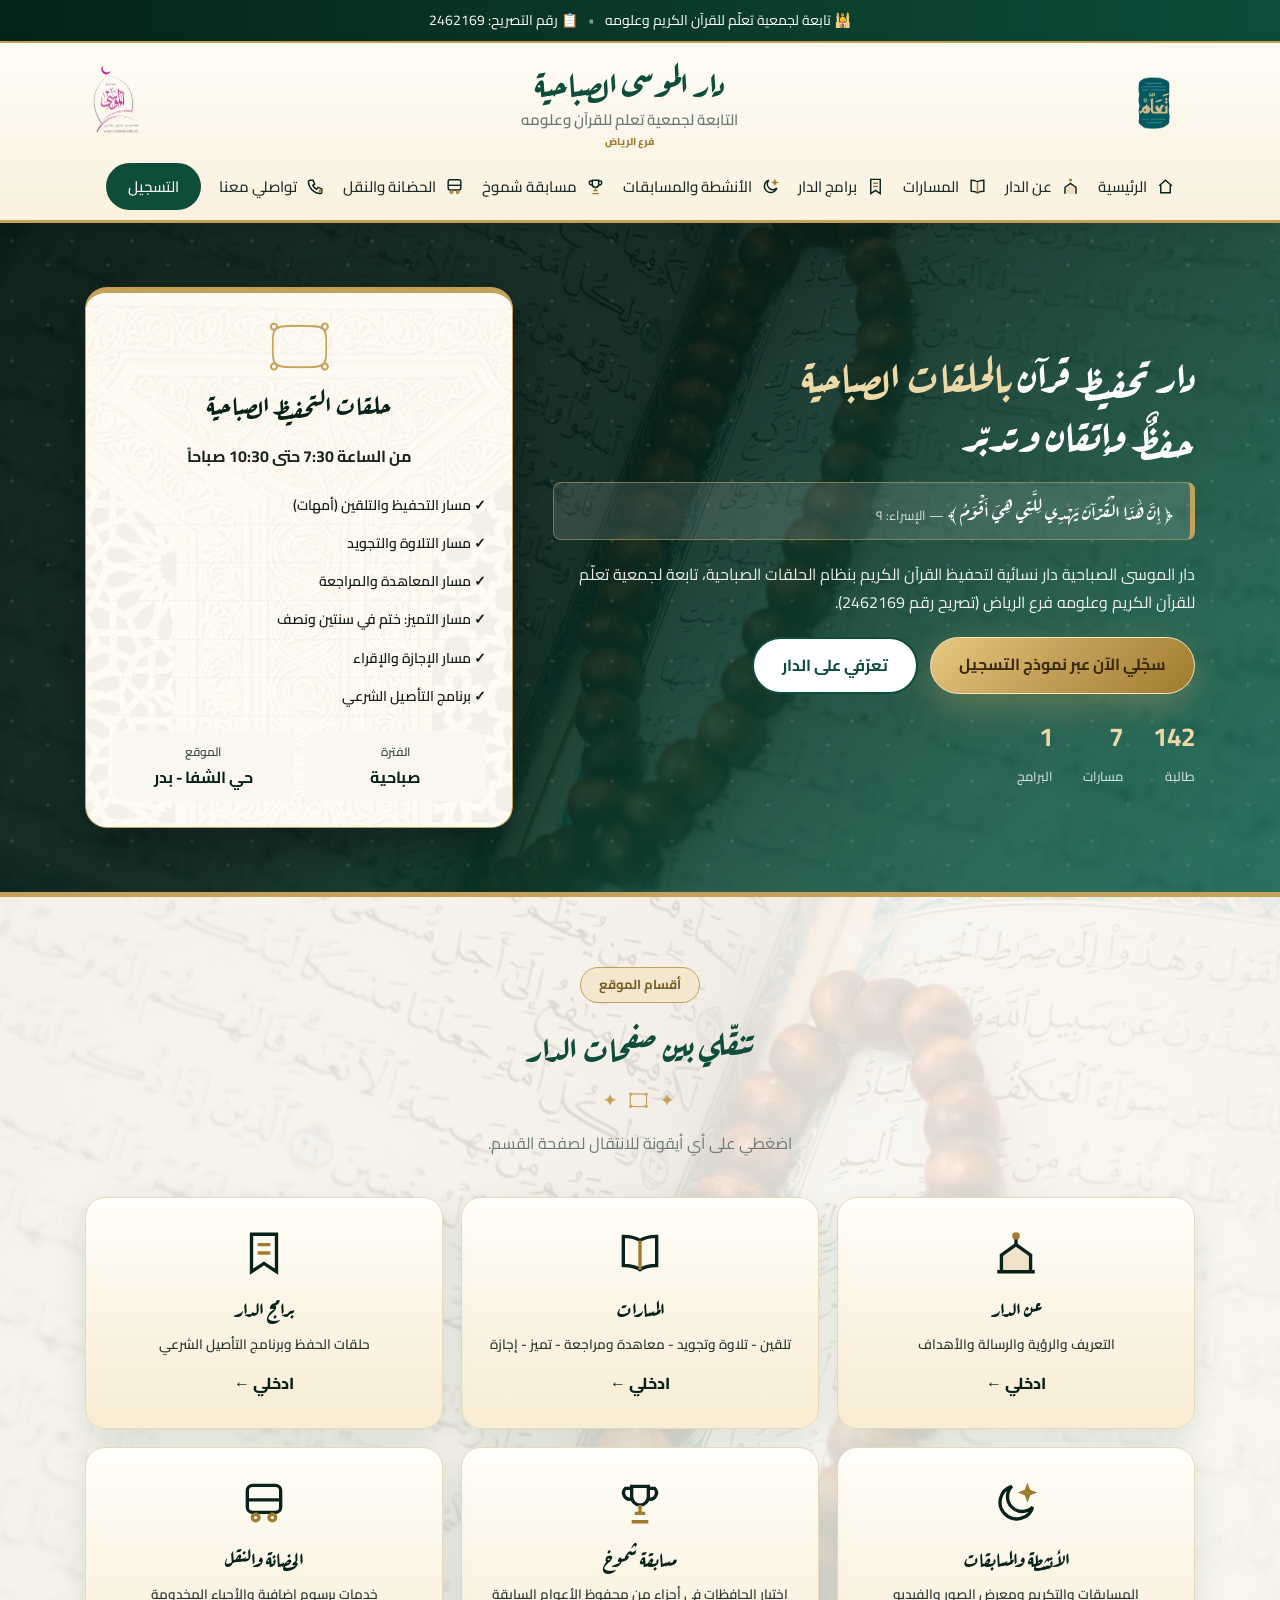
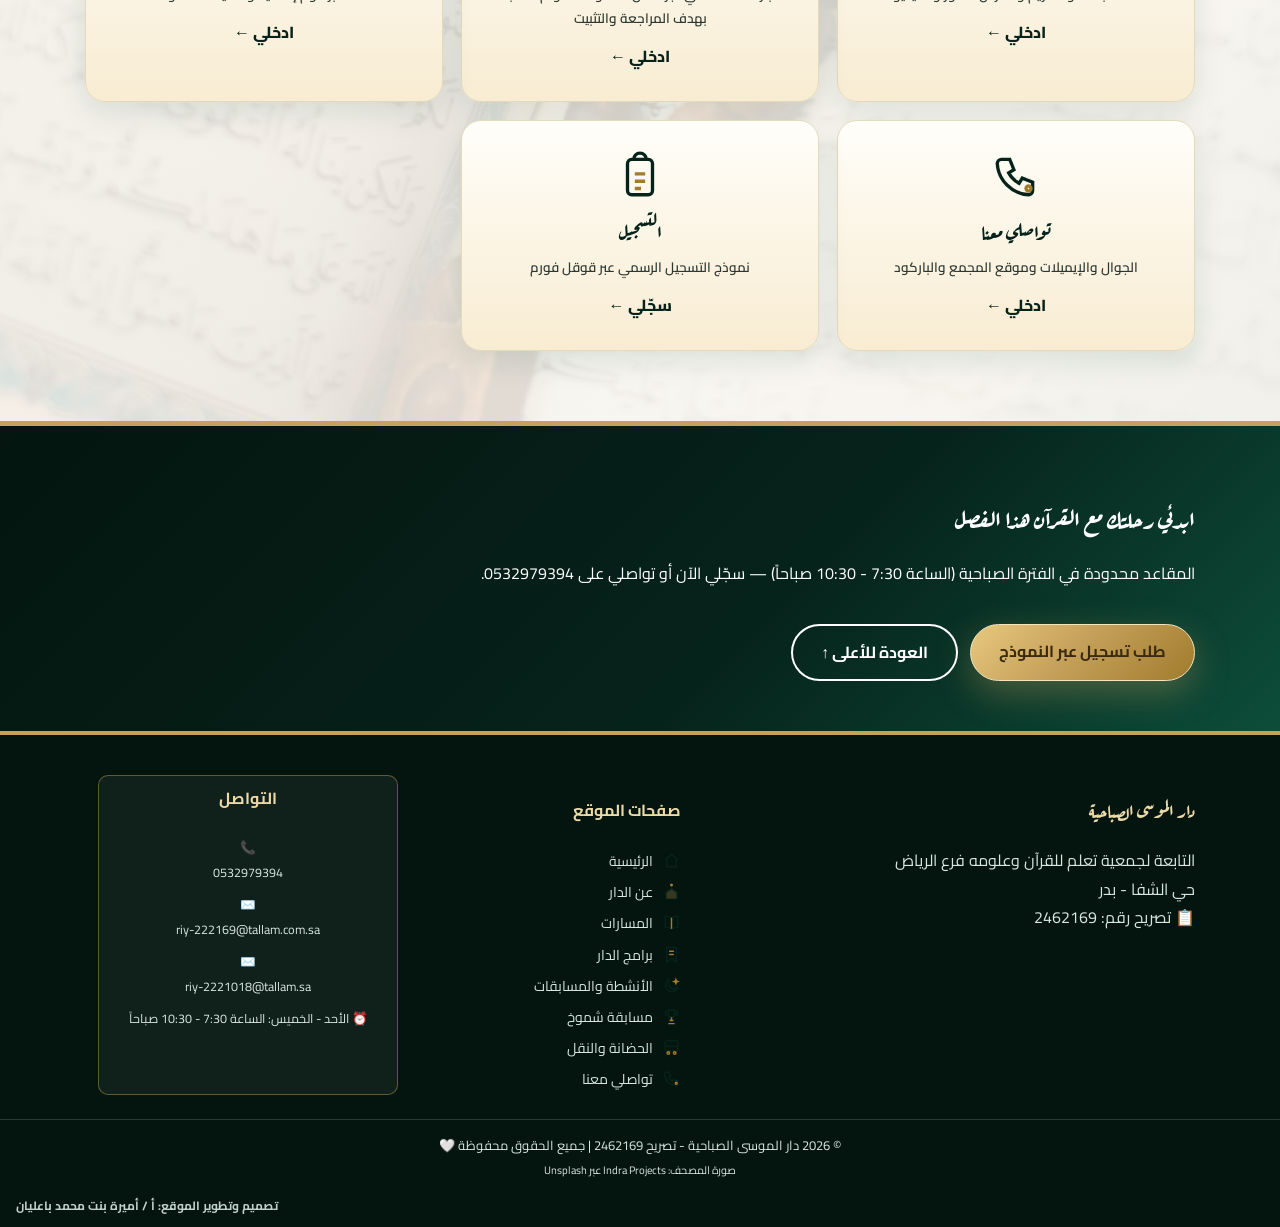
<file: index.html>
﻿<!DOCTYPE html>
<html lang="ar" dir="rtl">
<head>
<meta charset="UTF-8" />
<meta name="viewport" content="width=device-width, initial-scale=1.0" />
<title>دار الموسى الصباحية التابعة لجمعية تعلم للقرآن وعلومه فرع الرياض | الرئيسية</title>
<meta name="description" content="دار الموسى الصباحية لتحفيظ القرآن الكريم بحي الشفا - بدر، التابعة لجمعية تعلّم للقرآن الكريم وعلومه فرع الرياض. تصريح 2462169." />
<link rel="preconnect" href="https://fonts.googleapis.com">
<link rel="preconnect" href="https://fonts.gstatic.com" crossorigin>
<link href="https://fonts.googleapis.com/css2?family=Aref+Ruqaa:wght@400;700&family=Cairo:wght@300;400;600;700;800;900&display=swap" rel="stylesheet">
<link rel="stylesheet" href="styles.css">
</head>
<body>

<div class="topbar">
  <div class="container topbar-inner">
    <span>🕌 تابعة لجمعية تعلّم للقرآن الكريم وعلومه</span>
    <span class="dot">•</span>
    <span>📋 رقم التصريح: 2462169</span>
  </div>
</div>

<header class="header" id="top">
  <div class="container header-inner">
    <img src="assets/taallam-logo.png" alt="شعار جمعية تعلّم" class="logo-side" onerror="this.style.display='none'">
    <div class="header-title">
      <h1>دار الموسى الصباحية</h1>
      <p class="header-sub">التابعة لجمعية تعلم للقرآن وعلومه</p>
      <p class="header-branch">فرع الرياض</p>
    </div>
    <img src="assets/almousa-logo.png" alt="شعار مجمع الموسى" class="logo-side" onerror="this.style.display='none'">

    <button class="menu-btn" id="menuBtn" aria-label="القائمة">☰</button>
  </div>
  <div class="container">
    <nav class="nav nav-center" id="nav">
      <a href="index.html"><svg class="svg-icon nav-ico" viewBox="0 0 24 24" fill="none" stroke="currentColor" stroke-width="1.8"><path d="M4 11l8-7 8 7"/><path d="M6 10v10h12V10"/></svg> الرئيسية</a>
      <a href="about.html"><svg class="svg-icon nav-ico" viewBox="0 0 24 24" fill="none" stroke="currentColor" stroke-width="1.8"><path class="wash" d="M5 21v-8l7-5 7 5v8"/><circle class="acc" cx="12" cy="3.8" r="1"/></svg> عن الدار</a>
      <a href="tracks.html"><svg class="svg-icon nav-ico" viewBox="0 0 24 24" fill="none" stroke="currentColor" stroke-width="1.8"><path d="M12 6c-2-1.5-5-2-8-2v14c3 0 6 .5 8 2 2-1.5 5-2 8-2V4c-3 0-6 .5-8 2z"/><path class="acc" d="M12 6v14"/></svg> المسارات</a>
      <a href="programs.html"><svg class="svg-icon nav-ico" viewBox="0 0 24 24" fill="none" stroke="currentColor" stroke-width="1.8"><path d="M6 3h12v18l-6-4-6 4z"/><path class="acc" d="M9 8h6M9 12h6"/></svg> برامج الدار</a><a href="activities.html"><svg class="svg-icon nav-ico" viewBox="0 0 24 24" fill="none" stroke="currentColor" stroke-width="1.8"><path d="M20 14A8 8 0 1 1 10 4a6.5 6.5 0 0 0 10 10z"/><path class="acc" d="M17.5 4.5l.7 1.8 1.8.7-1.8.7-.7 1.8-.7-1.8-1.8-.7 1.8-.7z"/></svg> الأنشطة والمسابقات</a><a href="shomoukh.html"><svg class="svg-icon nav-ico" viewBox="0 0 24 24" fill="none" stroke="currentColor" stroke-width="1.8"><path d="M8 4h8v5a4 4 0 0 1-8 0z"/><path d="M8 5H5a3 3 0 0 0 3 5M16 5h3a3 3 0 0 1-3 5"/><path class="acc" d="M12 13v4M8 21h8M9.5 17h5"/></svg> مسابقة شموخ</a>
      <a href="services.html"><svg class="svg-icon nav-ico" viewBox="0 0 24 24" fill="none" stroke="currentColor" stroke-width="1.8"><rect x="4" y="3.5" width="16" height="13" rx="2.5"/><path d="M4 10.5h16"/><circle class="acc" cx="8" cy="19" r="1.6"/><circle class="acc" cx="16" cy="19" r="1.6"/></svg> الحضانة والنقل</a>
      <a href="contact.html"><svg class="svg-icon nav-ico" viewBox="0 0 24 24" fill="none" stroke="currentColor" stroke-width="1.8"><path d="M5 4h4l2 5-2.5 1.5a12 12 0 0 0 5 5L15 13l5 2v4a2 2 0 0 1-2 2A16 16 0 0 1 3 6a2 2 0 0 1 2-2z"/><circle class="acc" cx="18" cy="18" r="1.2"/></svg> تواصلي معنا</a>
      <a href="https://docs.google.com/forms/d/e/1FAIpQLSe2_5xS_t3nWT-JgsnpgLepu9MucoU40xzPmVdfNXOqb8MeEg/viewform" target="_blank" class="btn btn-small">التسجيل</a>
    </nav>
  </div>
</header>

<!-- الواجهة التعريفية -->
<section class="hero" id="home">
  <div class="hero-pattern"></div>
  <div class="container hero-inner">
    <div class="hero-text">
      <h2>دار تحفيظ قرآن <span>بالحلقات الصباحية</span><br>حفظٌ وإتقان وتدبّر</h2>
      <p class="aya">﴿ إِنَّ هَٰذَا الْقُرْآنَ يَهْدِي لِلَّتِي هِيَ أَقْوَمُ ﴾ <small>— الإسراء: ٩</small></p>
      <p class="hero-desc">دار الموسى الصباحية دار نسائية لتحفيظ القرآن الكريم بنظام الحلقات الصباحية، تابعة لجمعية تعلّم للقرآن الكريم وعلومه فرع الرياض (تصريح رقم 2462169).</p>
      <div class="hero-btns">
        <a href="https://docs.google.com/forms/d/e/1FAIpQLSe2_5xS_t3nWT-JgsnpgLepu9MucoU40xzPmVdfNXOqb8MeEg/viewform" target="_blank" class="btn btn-gold">سجّلي الآن عبر نموذج التسجيل</a>
        <a href="about.html" class="btn btn-outline">تعرّفي على الدار</a>
      </div>
      <div class="hero-stats">
        <div><strong>142</strong><span>طالبة</span></div>
        <div><strong>7</strong><span>مسارات</span></div>
        <div><strong>1</strong><span>البرامج</span></div>
      </div>
    </div>
    <div class="hero-card">
      <div class="quran-frame">
        <div class="quran-icon">۝</div>
        <h3>حلقات التحفيظ الصباحية</h3>
        <p>من الساعة 7:30 حتى 10:30 صباحاً</p>
        <ul>
          <li>✓ مسار التحفيظ والتلقين (أمهات)</li>
          <li>✓ مسار التلاوة والتجويد</li>
          <li>✓ مسار المعاهدة والمراجعة</li>
          <li>✓ مسار التميز: ختم في سنتين ونصف</li>
          <li>✓ مسار الإجازة والإقراء</li>
          <li>✓ برنامج التأصيل الشرعي</li>
        </ul>
        <div class="time-box">
          <div><span>الفترة</span><strong>صباحية</strong></div>
          <div><span>الموقع</span><strong>حي الشفا - بدر</strong></div>
        </div>
      </div>
    </div>
  </div>
</section>

<!-- أيقونات التنقل -->
<section class="section" id="pages">
  <div class="container">
    <div class="sec-head">
      <span class="kicker">أقسام الموقع</span>
      <h2>تنقّلي بين صفحات الدار</h2>
      <p>اضغطي على أي أيقونة للانتقال لصفحة القسم.</p>
    </div>
    <div class="pages-grid">
      <a href="about.html" class="page-card">
        <div class="pc-icon"><svg class="svg-icon" viewBox="0 0 24 24" fill="none" stroke="currentColor" stroke-width="1.6"><path class="wash" d="M5 21v-8l7-5 7 5v8"/><path d="M3 21h18"/><path d="M12 8V5"/><circle class="acc" cx="12" cy="3.8" r="1"/></svg></div>
        <h3>عن الدار</h3>
        <p>التعريف والرؤية والرسالة والأهداف</p>
        <span class="go">ادخلي ←</span>
      </a>
      <a href="tracks.html" class="page-card">
        <div class="pc-icon"><svg class="svg-icon" viewBox="0 0 24 24" fill="none" stroke="currentColor" stroke-width="1.6"><path d="M12 6c-2-1.5-5-2-8-2v14c3 0 6 .5 8 2 2-1.5 5-2 8-2V4c-3 0-6 .5-8 2z"/><path class="acc" d="M12 6v14"/></svg></div>
        <h3>المسارات</h3>
        <p>تلقين - تلاوة وتجويد - معاهدة ومراجعة - تميز - إجازة</p>
        <span class="go">ادخلي ←</span>
      </a>
      <a href="programs.html" class="page-card">
        <div class="pc-icon"><svg class="svg-icon" viewBox="0 0 24 24" fill="none" stroke="currentColor" stroke-width="1.6"><path d="M6 3h12v18l-6-4-6 4z"/><path class="acc" d="M9 8h6M9 12h6"/></svg></div>
        <h3>برامج الدار</h3>
        <p>حلقات الحفظ وبرنامج التأصيل الشرعي</p>
        <span class="go">ادخلي ←</span>
      </a>
      <a href="activities.html" class="page-card">
        <div class="pc-icon"><svg class="svg-icon" viewBox="0 0 24 24" fill="none" stroke="currentColor" stroke-width="1.6"><path d="M20 14A8 8 0 1 1 10 4a6.5 6.5 0 0 0 10 10z"/><path class="acc" d="M17.5 4.5l.7 1.8 1.8.7-1.8.7-.7 1.8-.7-1.8-1.8-.7 1.8-.7z"/></svg></div>
        <h3>الأنشطة والمسابقات</h3>
        <p>المسابقات والتكريم ومعرض الصور والفيديو</p>
        <span class="go">ادخلي ←</span>
      </a>
      <a href="shomoukh.html" class="page-card">
        <div class="pc-icon"><svg class="svg-icon" viewBox="0 0 24 24" fill="none" stroke="currentColor" stroke-width="1.6"><path d="M8 4h8v5a4 4 0 0 1-8 0z"/><path d="M8 5H5a3 3 0 0 0 3 5M16 5h3a3 3 0 0 1-3 5"/><path class="acc" d="M12 13v4M8 21h8M9.5 17h5"/></svg></div>
        <h3>مسابقة شموخ</h3>
        <p>اختبار الحافظات في أجزاء من محفوظ الأعوام السابقة بهدف المراجعة والتثبيت</p>
        <span class="go">ادخلي ←</span>
      </a>
      <a href="services.html" class="page-card">
        <div class="pc-icon"><svg class="svg-icon" viewBox="0 0 24 24" fill="none" stroke="currentColor" stroke-width="1.6"><rect x="4" y="3.5" width="16" height="13" rx="2.5"/><path d="M4 10.5h16"/><circle class="acc" cx="8" cy="19" r="1.6"/><circle class="acc" cx="16" cy="19" r="1.6"/></svg></div>
        <h3>الحضانة والنقل</h3>
        <p>خدمات برسوم إضافية والأحياء المخدومة</p>
        <span class="go">ادخلي ←</span>
      </a>
      <a href="contact.html" class="page-card">
        <div class="pc-icon"><svg class="svg-icon" viewBox="0 0 24 24" fill="none" stroke="currentColor" stroke-width="1.6"><path d="M5 4h4l2 5-2.5 1.5a12 12 0 0 0 5 5L15 13l5 2v4a2 2 0 0 1-2 2A16 16 0 0 1 3 6a2 2 0 0 1 2-2z"/><circle class="acc" cx="18" cy="18" r="1.2"/></svg></div>
        <h3>تواصلي معنا</h3>
        <p>الجوال والإيميلات وموقع المجمع والباركود</p>
        <span class="go">ادخلي ←</span>
      </a>
      <a href="https://docs.google.com/forms/d/e/1FAIpQLSe2_5xS_t3nWT-JgsnpgLepu9MucoU40xzPmVdfNXOqb8MeEg/viewform" target="_blank" class="page-card">
        <div class="pc-icon"><svg class="svg-icon" viewBox="0 0 24 24" fill="none" stroke="currentColor" stroke-width="1.6"><rect x="6" y="4" width="12" height="17" rx="2"/><path d="M9 4a3 3 0 0 1 6 0"/><path class="acc" d="M9.5 11h5M9.5 14.5h5M9.5 18h3"/></svg></div>
        <h3>التسجيل</h3>
        <p>نموذج التسجيل الرسمي عبر قوقل فورم</p>
        <span class="go">سجّلي ←</span>
      </a>
    </div>
  </div>
</section>

<section class="cta">
  <div class="container cta-inner">
    <div>
      <h2>ابدئي رحلتك مع القرآن هذا الفصل</h2>
      <p>المقاعد محدودة في الفترة الصباحية (الساعة 7:30 - 10:30 صباحاً) — سجّلي الآن أو تواصلي على <span class="ltr">0532979394</span>.</p>
    </div>
    <div class="cta-btns">
      <a href="https://docs.google.com/forms/d/e/1FAIpQLSe2_5xS_t3nWT-JgsnpgLepu9MucoU40xzPmVdfNXOqb8MeEg/viewform" target="_blank" class="btn btn-gold">طلب تسجيل عبر النموذج</a>
      <a href="#top" class="btn btn-outline light">العودة للأعلى ↑</a>
    </div>
  </div>
</section>

<footer class="footer">
  <div class="container footer-grid">
    <div>
      <h3>دار الموسى الصباحية</h3>
      <p>التابعة لجمعية تعلم للقرآن وعلومه فرع الرياض<br>حي الشفا - بدر<br>📋 تصريح رقم: 2462169</p>
    </div>
    <div>
      <h4>صفحات الموقع</h4>
      <a href="index.html"><svg class="svg-icon nav-ico" viewBox="0 0 24 24" fill="none" stroke="currentColor" stroke-width="1.8"><path d="M4 11l8-7 8 7"/><path d="M6 10v10h12V10"/></svg> الرئيسية</a><a href="about.html"><svg class="svg-icon nav-ico" viewBox="0 0 24 24" fill="none" stroke="currentColor" stroke-width="1.8"><path class="wash" d="M5 21v-8l7-5 7 5v8"/><circle class="acc" cx="12" cy="3.8" r="1"/></svg> عن الدار</a><a href="tracks.html"><svg class="svg-icon nav-ico" viewBox="0 0 24 24" fill="none" stroke="currentColor" stroke-width="1.8"><path d="M12 6c-2-1.5-5-2-8-2v14c3 0 6 .5 8 2 2-1.5 5-2 8-2V4c-3 0-6 .5-8 2z"/><path class="acc" d="M12 6v14"/></svg> المسارات</a><a href="programs.html"><svg class="svg-icon nav-ico" viewBox="0 0 24 24" fill="none" stroke="currentColor" stroke-width="1.8"><path d="M6 3h12v18l-6-4-6 4z"/><path class="acc" d="M9 8h6M9 12h6"/></svg> برامج الدار</a><a href="activities.html"><svg class="svg-icon nav-ico" viewBox="0 0 24 24" fill="none" stroke="currentColor" stroke-width="1.8"><path d="M20 14A8 8 0 1 1 10 4a6.5 6.5 0 0 0 10 10z"/><path class="acc" d="M17.5 4.5l.7 1.8 1.8.7-1.8.7-.7 1.8-.7-1.8-1.8-.7 1.8-.7z"/></svg> الأنشطة والمسابقات</a><a href="shomoukh.html"><svg class="svg-icon nav-ico" viewBox="0 0 24 24" fill="none" stroke="currentColor" stroke-width="1.8"><path d="M8 4h8v5a4 4 0 0 1-8 0z"/><path d="M8 5H5a3 3 0 0 0 3 5M16 5h3a3 3 0 0 1-3 5"/><path class="acc" d="M12 13v4M8 21h8M9.5 17h5"/></svg> مسابقة شموخ</a><a href="services.html"><svg class="svg-icon nav-ico" viewBox="0 0 24 24" fill="none" stroke="currentColor" stroke-width="1.8"><rect x="4" y="3.5" width="16" height="13" rx="2.5"/><path d="M4 10.5h16"/><circle class="acc" cx="8" cy="19" r="1.6"/><circle class="acc" cx="16" cy="19" r="1.6"/></svg> الحضانة والنقل</a><a href="contact.html"><svg class="svg-icon nav-ico" viewBox="0 0 24 24" fill="none" stroke="currentColor" stroke-width="1.8"><path d="M5 4h4l2 5-2.5 1.5a12 12 0 0 0 5 5L15 13l5 2v4a2 2 0 0 1-2 2A16 16 0 0 1 3 6a2 2 0 0 1 2-2z"/><circle class="acc" cx="18" cy="18" r="1.2"/></svg> تواصلي معنا</a>
    </div>
    <div>
      <h4>التواصل</h4>
      <span>📞 <a href="tel:+966532979394" class="ltr">0532979394</a></span>
      <span>✉️ <a href="mailto:riy-222169@tallam.com.sa" class="ltr">riy-222169@tallam.com.sa</a></span>
      <span>✉️ <a href="mailto:riy-2221018@tallam.sa" class="ltr">riy-2221018@tallam.sa</a></span>
      <span>⏰ الأحد - الخميس: الساعة 7:30 - 10:30 صباحاً</span>
    </div>
  </div>
  <div class="copy">© 2026 دار الموسى الصباحية - تصريح 2462169 | جميع الحقوق محفوظة 🤍<br><small>صورة المصحف: Indra Projects عبر Unsplash</small></div>
  <div class="designer-credit">تصميم وتطوير الموقع: أ / أميرة بنت محمد باعليان</div>
</footer>

<script src="script.js"></script>
</body>
</html>
</file>
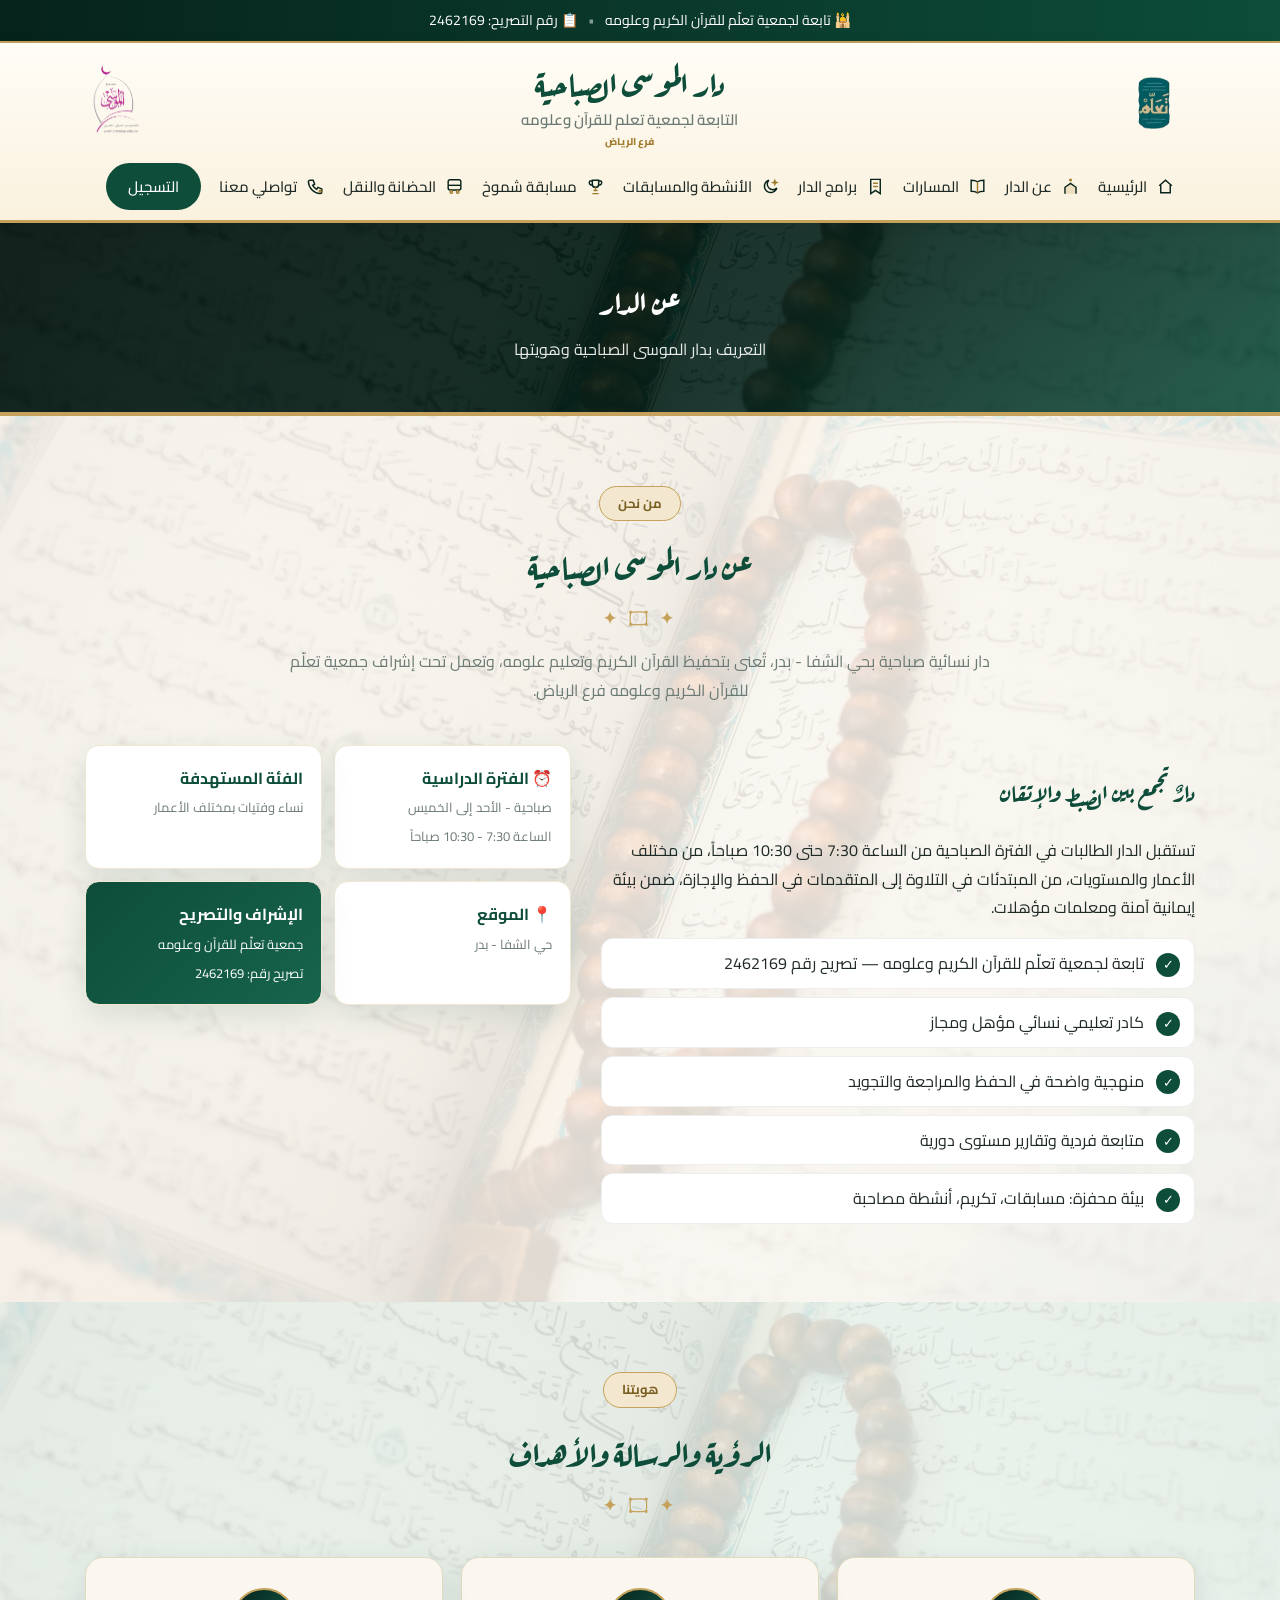
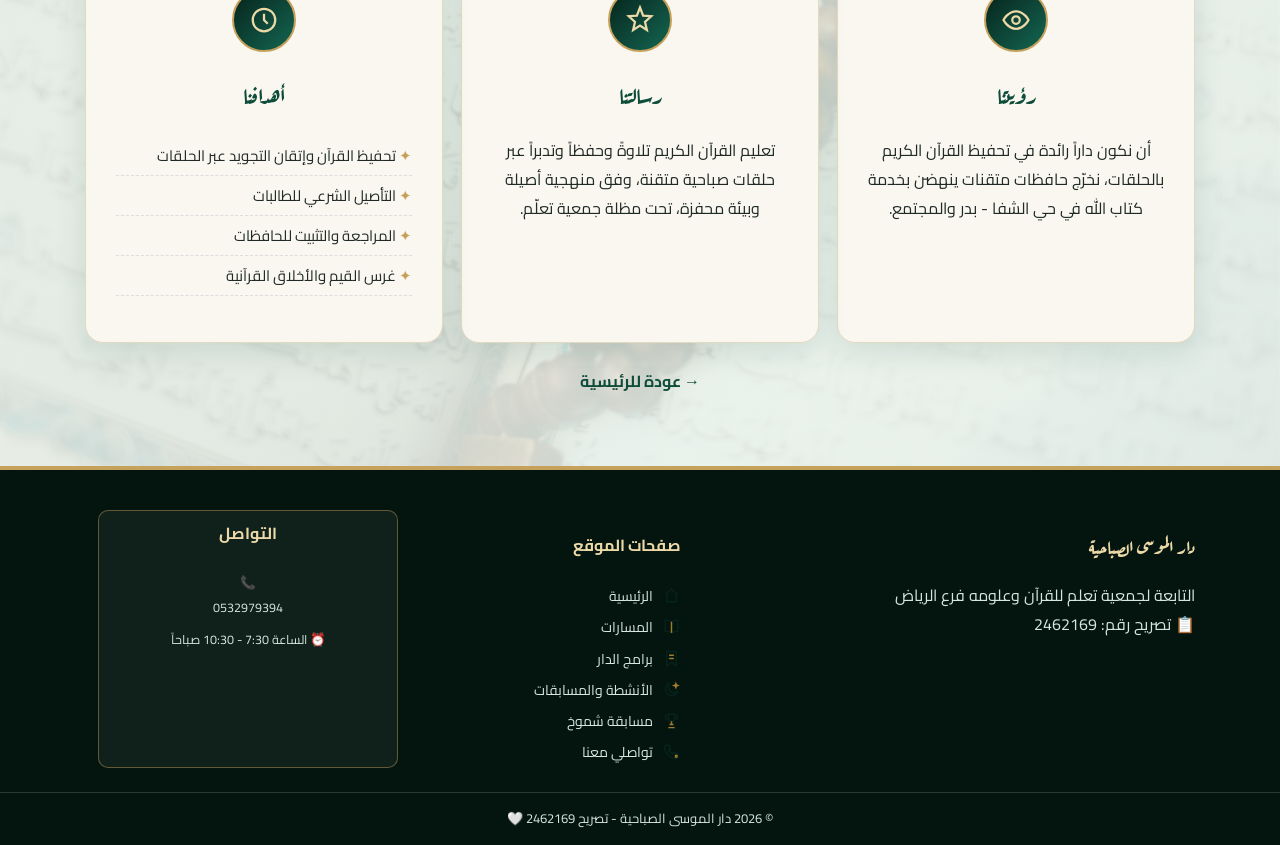
<file: about.html>
﻿<!DOCTYPE html>
<html lang="ar" dir="rtl">
<head>
<meta charset="UTF-8" />
<meta name="viewport" content="width=device-width, initial-scale=1.0" />
<title>عن الدار | دار الموسى الصباحية</title>
<link href="https://fonts.googleapis.com/css2?family=Aref+Ruqaa:wght@400;700&family=Cairo:wght@300;400;600;700;800;900&display=swap" rel="stylesheet">
<link rel="stylesheet" href="styles.css">
</head>
<body>
<div class="topbar"><div class="container topbar-inner"><span>🕌 تابعة لجمعية تعلّم للقرآن الكريم وعلومه</span><span class="dot">•</span><span>📋 رقم التصريح: 2462169</span></div></div>
<header class="header" id="top">
  <div class="container header-inner">
    <img src="assets/taallam-logo.png" alt="شعار جمعية تعلّم" class="logo-side" onerror="this.style.display='none'">
    <div class="header-title">
      <h1>دار الموسى الصباحية</h1>
      <p class="header-sub">التابعة لجمعية تعلم للقرآن وعلومه</p>
      <p class="header-branch">فرع الرياض</p>
    </div>
    <img src="assets/almousa-logo.png" alt="شعار مجمع الموسى" class="logo-side" onerror="this.style.display='none'">

    <button class="menu-btn" id="menuBtn" aria-label="القائمة">☰</button>
  </div>
  <div class="container"><nav class="nav nav-center" id="nav">
    <a href="index.html"><svg class="svg-icon nav-ico" viewBox="0 0 24 24" fill="none" stroke="currentColor" stroke-width="1.8"><path d="M4 11l8-7 8 7"/><path d="M6 10v10h12V10"/></svg> الرئيسية</a><a href="about.html"><svg class="svg-icon nav-ico" viewBox="0 0 24 24" fill="none" stroke="currentColor" stroke-width="1.8"><path class="wash" d="M5 21v-8l7-5 7 5v8"/><circle class="acc" cx="12" cy="3.8" r="1"/></svg> عن الدار</a><a href="tracks.html"><svg class="svg-icon nav-ico" viewBox="0 0 24 24" fill="none" stroke="currentColor" stroke-width="1.8"><path d="M12 6c-2-1.5-5-2-8-2v14c3 0 6 .5 8 2 2-1.5 5-2 8-2V4c-3 0-6 .5-8 2z"/><path class="acc" d="M12 6v14"/></svg> المسارات</a><a href="programs.html"><svg class="svg-icon nav-ico" viewBox="0 0 24 24" fill="none" stroke="currentColor" stroke-width="1.8"><path d="M6 3h12v18l-6-4-6 4z"/><path class="acc" d="M9 8h6M9 12h6"/></svg> برامج الدار</a><a href="activities.html"><svg class="svg-icon nav-ico" viewBox="0 0 24 24" fill="none" stroke="currentColor" stroke-width="1.8"><path d="M20 14A8 8 0 1 1 10 4a6.5 6.5 0 0 0 10 10z"/><path class="acc" d="M17.5 4.5l.7 1.8 1.8.7-1.8.7-.7 1.8-.7-1.8-1.8-.7 1.8-.7z"/></svg> الأنشطة والمسابقات</a><a href="shomoukh.html"><svg class="svg-icon nav-ico" viewBox="0 0 24 24" fill="none" stroke="currentColor" stroke-width="1.8"><path d="M8 4h8v5a4 4 0 0 1-8 0z"/><path d="M8 5H5a3 3 0 0 0 3 5M16 5h3a3 3 0 0 1-3 5"/><path class="acc" d="M12 13v4M8 21h8M9.5 17h5"/></svg> مسابقة شموخ</a><a href="services.html"><svg class="svg-icon nav-ico" viewBox="0 0 24 24" fill="none" stroke="currentColor" stroke-width="1.8"><rect x="4" y="3.5" width="16" height="13" rx="2.5"/><path d="M4 10.5h16"/><circle class="acc" cx="8" cy="19" r="1.6"/><circle class="acc" cx="16" cy="19" r="1.6"/></svg> الحضانة والنقل</a><a href="contact.html"><svg class="svg-icon nav-ico" viewBox="0 0 24 24" fill="none" stroke="currentColor" stroke-width="1.8"><path d="M5 4h4l2 5-2.5 1.5a12 12 0 0 0 5 5L15 13l5 2v4a2 2 0 0 1-2 2A16 16 0 0 1 3 6a2 2 0 0 1 2-2z"/><circle class="acc" cx="18" cy="18" r="1.2"/></svg> تواصلي معنا</a>
    <a href="https://docs.google.com/forms/d/e/1FAIpQLSe2_5xS_t3nWT-JgsnpgLepu9MucoU40xzPmVdfNXOqb8MeEg/viewform" target="_blank" class="btn btn-small">التسجيل</a>
  </nav></div>
</header>
<section class="page-hero"><div class="container"><h2>عن الدار</h2><p>التعريف بدار الموسى الصباحية وهويتها</p></div></section>
<section class="section"><div class="container">
  <div class="sec-head"><span class="kicker">من نحن</span><h2>عن دار الموسى الصباحية</h2>
  <p>دار نسائية صباحية بحي الشفا - بدر، تُعنى بتحفيظ القرآن الكريم وتعليم علومه، وتعمل تحت إشراف جمعية تعلّم للقرآن الكريم وعلومه فرع الرياض.</p></div>
  <div class="about-grid">
    <div class="about-text">
      <h3>دارٌ تجمع بين الضبط والإتقان</h3>
      <p>تستقبل الدار الطالبات في الفترة الصباحية من الساعة 7:30 حتى 10:30 صباحاً، من مختلف الأعمار والمستويات، من المبتدئات في التلاوة إلى المتقدمات في الحفظ والإجازة، ضمن بيئة إيمانية آمنة ومعلمات مؤهلات.</p>
      <div class="check-list">
        <div><i>✓</i> تابعة لجمعية تعلّم للقرآن الكريم وعلومه — تصريح رقم 2462169</div>
        <div><i>✓</i> كادر تعليمي نسائي مؤهل ومجاز</div>
        <div><i>✓</i> منهجية واضحة في الحفظ والمراجعة والتجويد</div>
        <div><i>✓</i> متابعة فردية وتقارير مستوى دورية</div>
        <div><i>✓</i> بيئة محفزة: مسابقات، تكريم، أنشطة مصاحبة</div>
      </div>
    </div>
    <div class="about-cards">
      <div class="mini-card"><strong>⏰ الفترة الدراسية</strong><span>صباحية - الأحد إلى الخميس<br>الساعة 7:30 - 10:30 صباحاً</span></div>
      <div class="mini-card"><strong>الفئة المستهدفة</strong><span>نساء وفتيات بمختلف الأعمار</span></div>
      <div class="mini-card"><strong>📍 الموقع</strong><span>حي الشفا - بدر</span></div>
      <div class="mini-card gold"><strong>الإشراف والتصريح</strong><span>جمعية تعلّم للقرآن وعلومه<br>تصريح رقم: 2462169</span></div>
    </div>
  </div>
</div></section>
<section class="section alt"><div class="container">
  <div class="sec-head"><span class="kicker">هويتنا</span><h2>الرؤية والرسالة والأهداف</h2></div>
  <div class="cards-3">
    <div class="card"><div class="icon-circle"><svg viewBox="0 0 24 24" fill="none" stroke="currentColor" stroke-width="1.8"><path d="M2 12s3.5-7 10-7 10 7 10 7-3.5 7-10 7-10-7-10-7z"/><circle cx="12" cy="12" r="3"/></svg></div><h3>رؤيتنا</h3><p>أن نكون داراً رائدة في تحفيظ القرآن الكريم بالحلقات، نخرّج حافظات متقنات ينهضن بخدمة كتاب الله في حي الشفا - بدر والمجتمع.</p></div>
    <div class="card"><div class="icon-circle"><svg viewBox="0 0 24 24" fill="none" stroke="currentColor" stroke-width="1.8"><path d="M12 2l2.5 6.5L21 9l-5 4.5L17.5 20 12 16.5 6.5 20 8 13.5 3 9l6.5-.5z"/></svg></div><h3>رسالتنا</h3><p>تعليم القرآن الكريم تلاوةً وحفظاً وتدبراً عبر حلقات صباحية متقنة، وفق منهجية أصيلة وبيئة محفزة، تحت مظلة جمعية تعلّم.</p></div>
    <div class="card"><div class="icon-circle"><svg viewBox="0 0 24 24" fill="none" stroke="currentColor" stroke-width="1.8"><circle cx="12" cy="12" r="9"/><path d="M12 7v5l3 3"/></svg></div><h3>أهدافنا</h3><ul class="goals"><li>تحفيظ القرآن وإتقان التجويد عبر الحلقات</li><li>التأصيل الشرعي للطالبات</li><li>المراجعة والتثبيت للحافظات</li><li>غرس القيم والأخلاق القرآنية</li></ul></div>
  </div>
  <div style="text-align:center"><a href="index.html" class="back-link">→ عودة للرئيسية</a></div>
</div></section>
<footer class="footer"><div class="container footer-grid">
<div><h3>دار الموسى الصباحية</h3><p>التابعة لجمعية تعلم للقرآن وعلومه فرع الرياض<br>📋 تصريح رقم: 2462169</p></div>
<div><h4>صفحات الموقع</h4><a href="index.html"><svg class="svg-icon nav-ico" viewBox="0 0 24 24" fill="none" stroke="currentColor" stroke-width="1.8"><path d="M4 11l8-7 8 7"/><path d="M6 10v10h12V10"/></svg> الرئيسية</a><a href="tracks.html"><svg class="svg-icon nav-ico" viewBox="0 0 24 24" fill="none" stroke="currentColor" stroke-width="1.8"><path d="M12 6c-2-1.5-5-2-8-2v14c3 0 6 .5 8 2 2-1.5 5-2 8-2V4c-3 0-6 .5-8 2z"/><path class="acc" d="M12 6v14"/></svg> المسارات</a><a href="programs.html"><svg class="svg-icon nav-ico" viewBox="0 0 24 24" fill="none" stroke="currentColor" stroke-width="1.8"><path d="M6 3h12v18l-6-4-6 4z"/><path class="acc" d="M9 8h6M9 12h6"/></svg> برامج الدار</a><a href="activities.html"><svg class="svg-icon nav-ico" viewBox="0 0 24 24" fill="none" stroke="currentColor" stroke-width="1.8"><path d="M20 14A8 8 0 1 1 10 4a6.5 6.5 0 0 0 10 10z"/><path class="acc" d="M17.5 4.5l.7 1.8 1.8.7-1.8.7-.7 1.8-.7-1.8-1.8-.7 1.8-.7z"/></svg> الأنشطة والمسابقات</a><a href="shomoukh.html"><svg class="svg-icon nav-ico" viewBox="0 0 24 24" fill="none" stroke="currentColor" stroke-width="1.8"><path d="M8 4h8v5a4 4 0 0 1-8 0z"/><path d="M8 5H5a3 3 0 0 0 3 5M16 5h3a3 3 0 0 1-3 5"/><path class="acc" d="M12 13v4M8 21h8M9.5 17h5"/></svg> مسابقة شموخ</a><a href="contact.html"><svg class="svg-icon nav-ico" viewBox="0 0 24 24" fill="none" stroke="currentColor" stroke-width="1.8"><path d="M5 4h4l2 5-2.5 1.5a12 12 0 0 0 5 5L15 13l5 2v4a2 2 0 0 1-2 2A16 16 0 0 1 3 6a2 2 0 0 1 2-2z"/><circle class="acc" cx="18" cy="18" r="1.2"/></svg> تواصلي معنا</a></div>
<div><h4>التواصل</h4><span>📞 <a href="tel:+966532979394" class="ltr">0532979394</a></span><span>⏰ الساعة 7:30 - 10:30 صباحاً</span></div>
</div><div class="copy">© 2026 دار الموسى الصباحية - تصريح 2462169 🤍</div></footer>
<script src="script.js"></script>
</body>
</html>
</file>
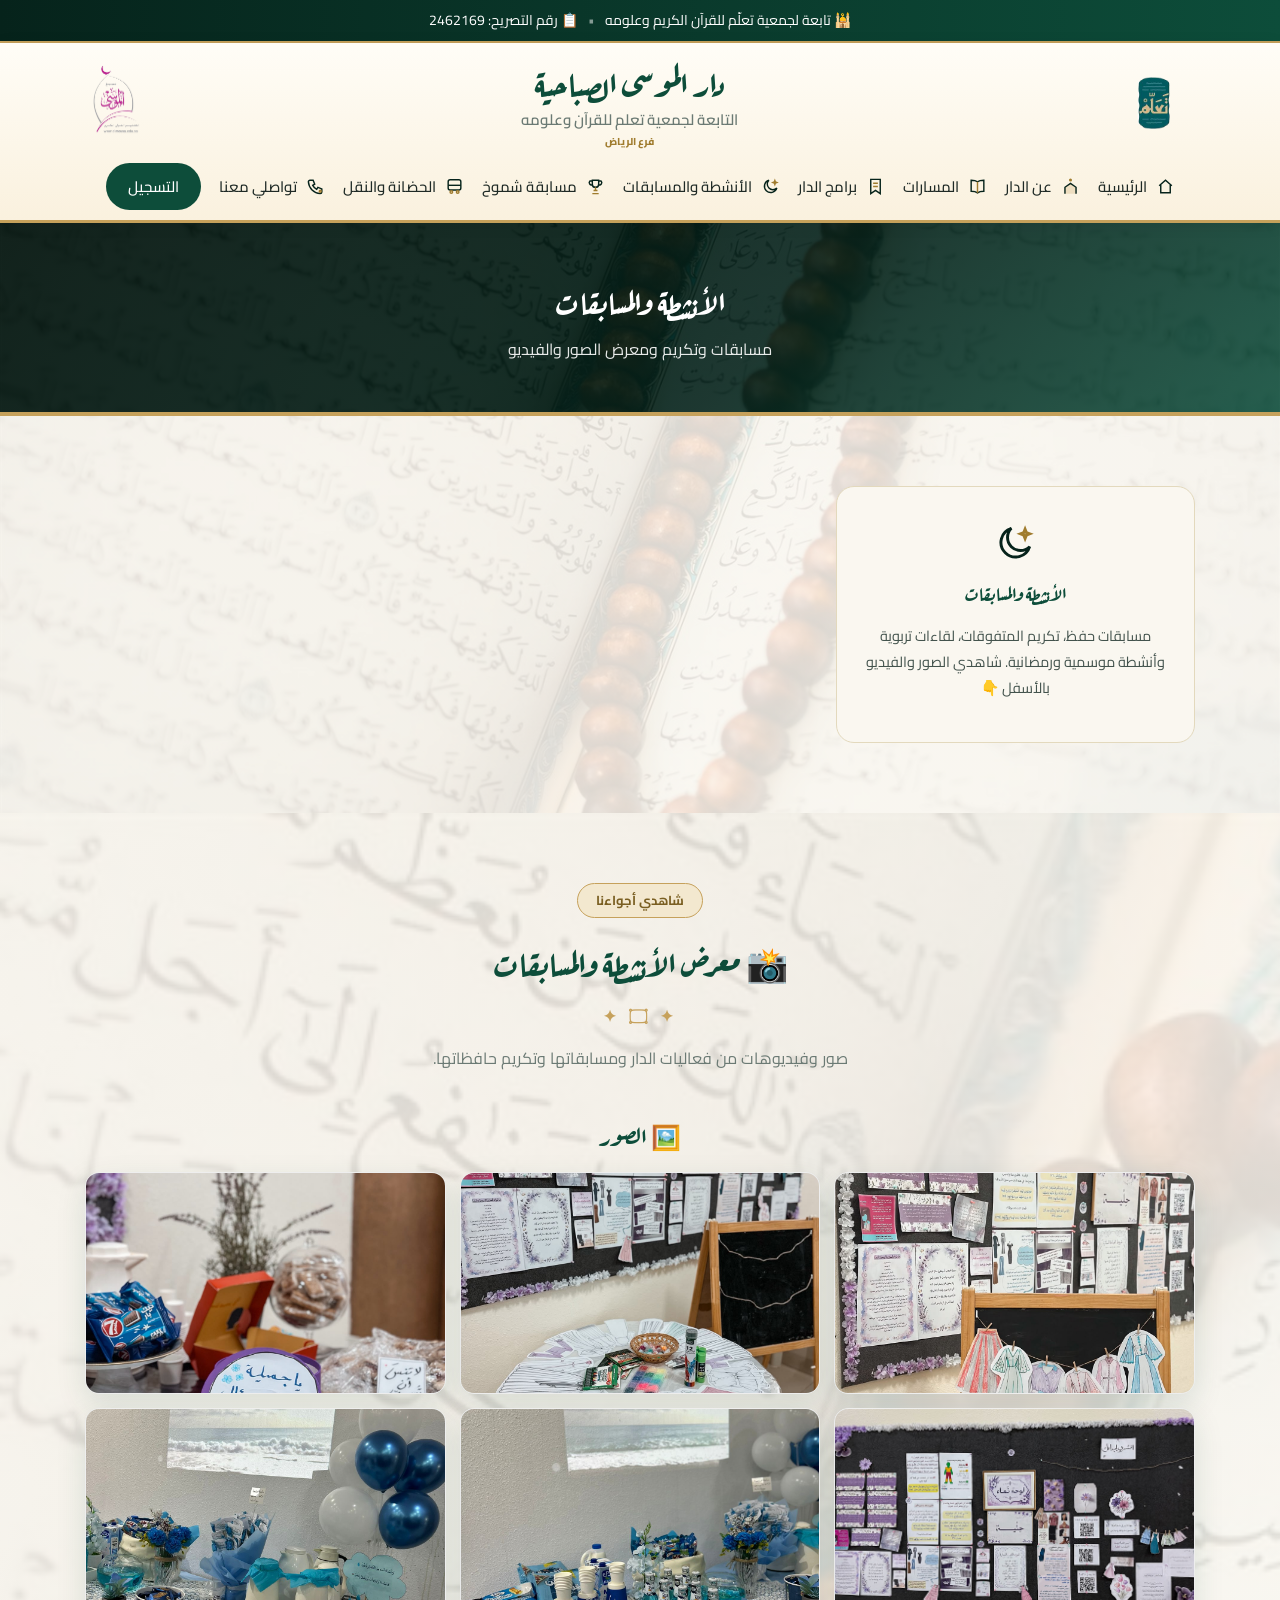
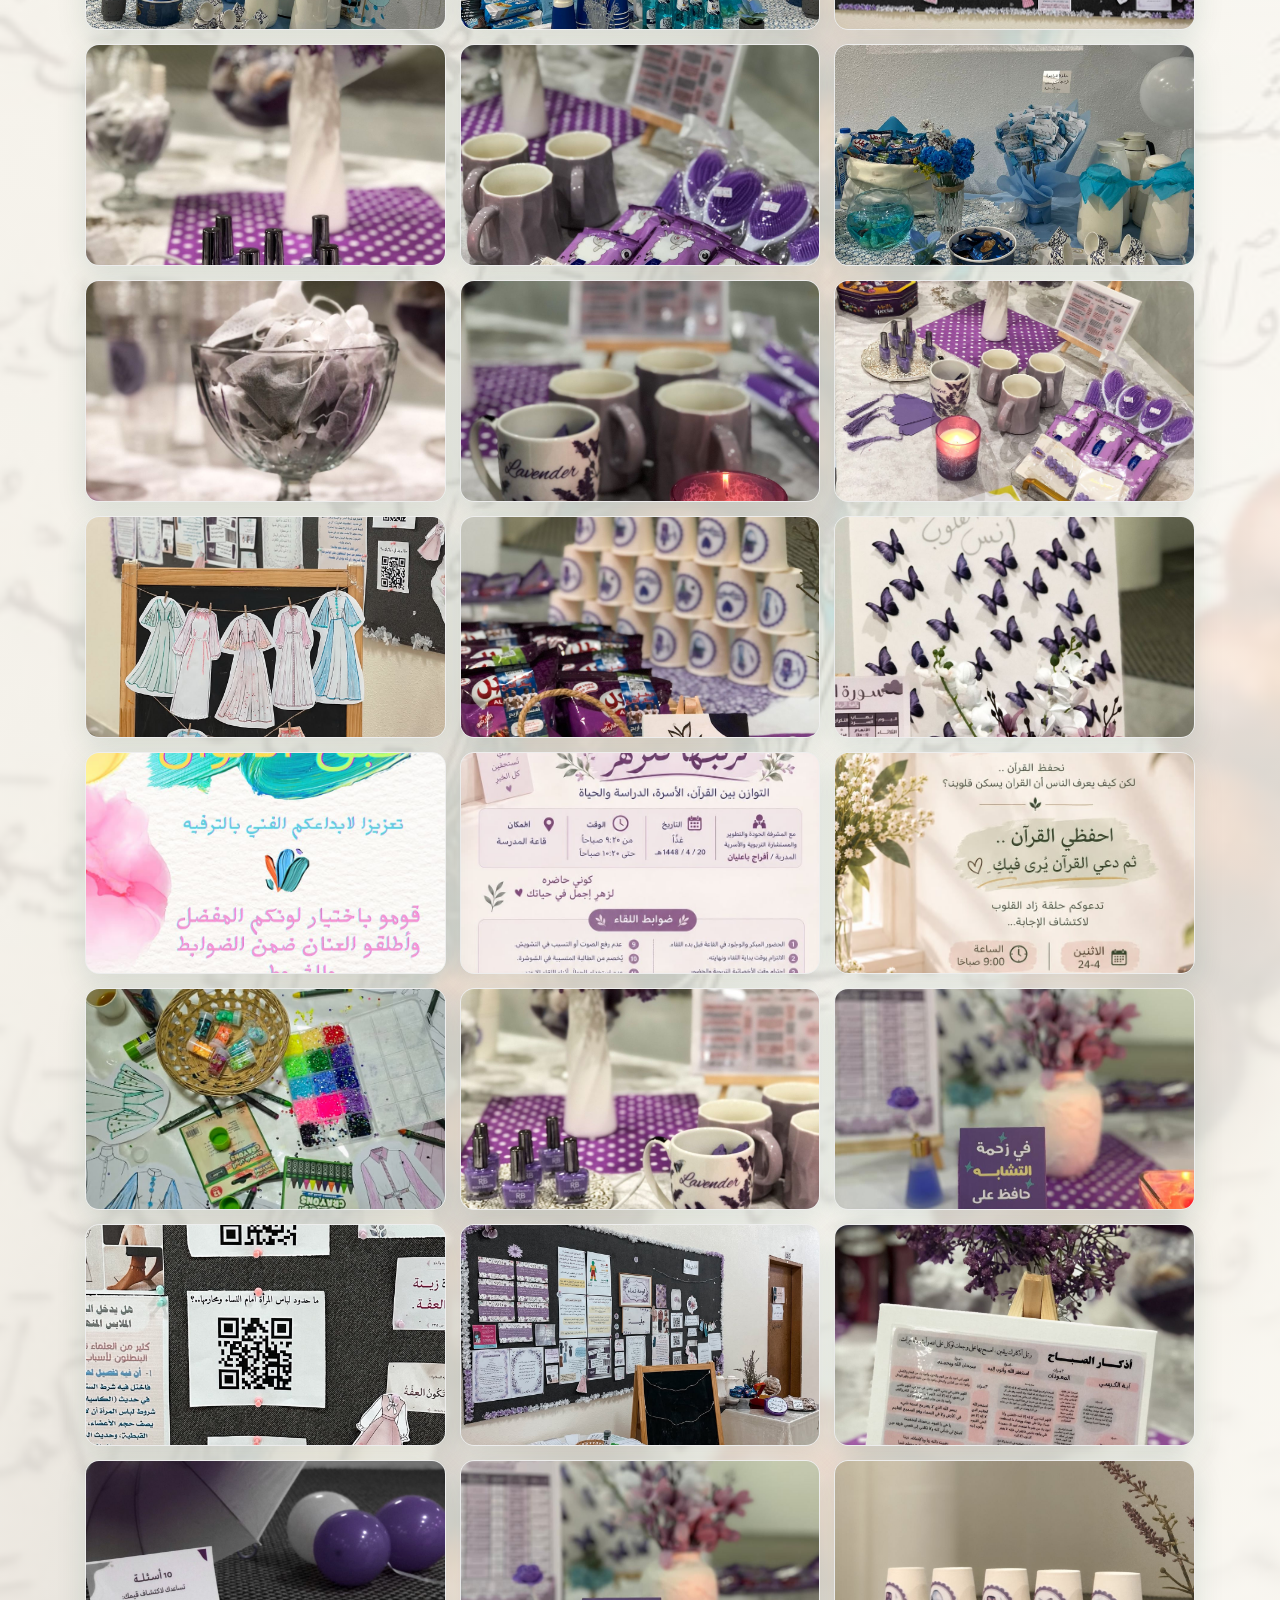
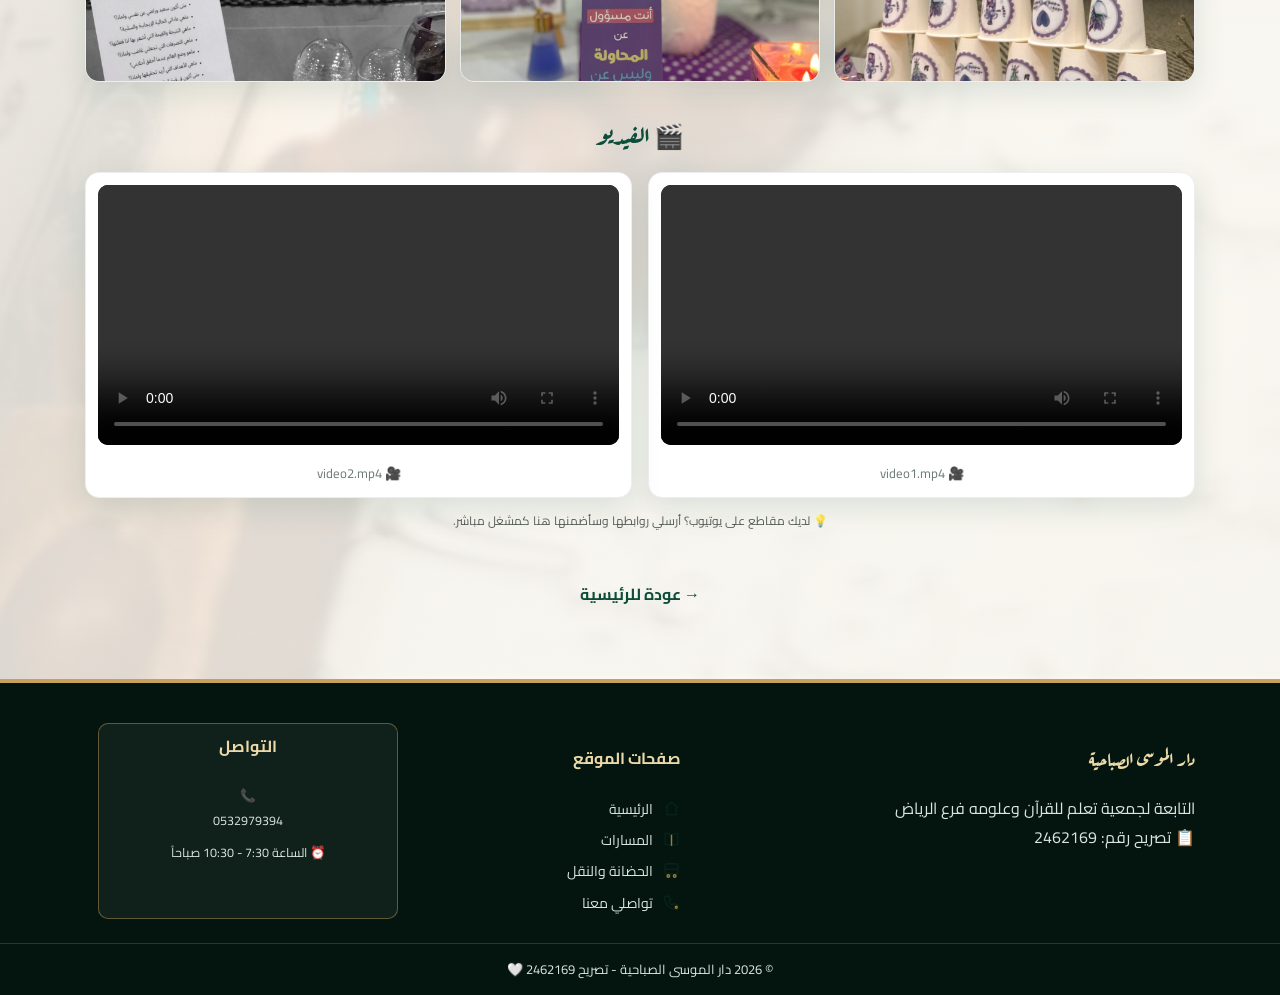
<file: activities.html>
﻿<!DOCTYPE html>
<html lang="ar" dir="rtl">
<head>
<meta charset="UTF-8" />
<meta name="viewport" content="width=device-width, initial-scale=1.0" />
<title>الأنشطة والمسابقات | دار الموسى الصباحية</title>
<link href="https://fonts.googleapis.com/css2?family=Aref+Ruqaa:wght@400;700&family=Cairo:wght@300;400;600;700;800;900&display=swap" rel="stylesheet">
<link rel="stylesheet" href="styles.css">
</head>
<body>
<div class="topbar"><div class="container topbar-inner"><span>🕌 تابعة لجمعية تعلّم للقرآن الكريم وعلومه</span><span class="dot">•</span><span>📋 رقم التصريح: 2462169</span></div></div>
<header class="header" id="top">
  <div class="container header-inner">
    <img src="assets/taallam-logo.png" alt="شعار جمعية تعلّم" class="logo-side" onerror="this.style.display='none'">
    <div class="header-title">
      <h1>دار الموسى الصباحية</h1>
      <p class="header-sub">التابعة لجمعية تعلم للقرآن وعلومه</p>
      <p class="header-branch">فرع الرياض</p>
    </div>
    <img src="assets/almousa-logo.png" alt="شعار مجمع الموسى" class="logo-side" onerror="this.style.display='none'">

    <button class="menu-btn" id="menuBtn" aria-label="القائمة">☰</button>
  </div>
  <div class="container"><nav class="nav nav-center" id="nav">
    <a href="index.html"><svg class="svg-icon nav-ico" viewBox="0 0 24 24" fill="none" stroke="currentColor" stroke-width="1.8"><path d="M4 11l8-7 8 7"/><path d="M6 10v10h12V10"/></svg> الرئيسية</a><a href="about.html"><svg class="svg-icon nav-ico" viewBox="0 0 24 24" fill="none" stroke="currentColor" stroke-width="1.8"><path class="wash" d="M5 21v-8l7-5 7 5v8"/><circle class="acc" cx="12" cy="3.8" r="1"/></svg> عن الدار</a><a href="tracks.html"><svg class="svg-icon nav-ico" viewBox="0 0 24 24" fill="none" stroke="currentColor" stroke-width="1.8"><path d="M12 6c-2-1.5-5-2-8-2v14c3 0 6 .5 8 2 2-1.5 5-2 8-2V4c-3 0-6 .5-8 2z"/><path class="acc" d="M12 6v14"/></svg> المسارات</a><a href="programs.html"><svg class="svg-icon nav-ico" viewBox="0 0 24 24" fill="none" stroke="currentColor" stroke-width="1.8"><path d="M6 3h12v18l-6-4-6 4z"/><path class="acc" d="M9 8h6M9 12h6"/></svg> برامج الدار</a><a href="activities.html"><svg class="svg-icon nav-ico" viewBox="0 0 24 24" fill="none" stroke="currentColor" stroke-width="1.8"><path d="M20 14A8 8 0 1 1 10 4a6.5 6.5 0 0 0 10 10z"/><path class="acc" d="M17.5 4.5l.7 1.8 1.8.7-1.8.7-.7 1.8-.7-1.8-1.8-.7 1.8-.7z"/></svg> الأنشطة والمسابقات</a><a href="shomoukh.html"><svg class="svg-icon nav-ico" viewBox="0 0 24 24" fill="none" stroke="currentColor" stroke-width="1.8"><path d="M8 4h8v5a4 4 0 0 1-8 0z"/><path d="M8 5H5a3 3 0 0 0 3 5M16 5h3a3 3 0 0 1-3 5"/><path class="acc" d="M12 13v4M8 21h8M9.5 17h5"/></svg> مسابقة شموخ</a><a href="services.html"><svg class="svg-icon nav-ico" viewBox="0 0 24 24" fill="none" stroke="currentColor" stroke-width="1.8"><rect x="4" y="3.5" width="16" height="13" rx="2.5"/><path d="M4 10.5h16"/><circle class="acc" cx="8" cy="19" r="1.6"/><circle class="acc" cx="16" cy="19" r="1.6"/></svg> الحضانة والنقل</a><a href="contact.html"><svg class="svg-icon nav-ico" viewBox="0 0 24 24" fill="none" stroke="currentColor" stroke-width="1.8"><path d="M5 4h4l2 5-2.5 1.5a12 12 0 0 0 5 5L15 13l5 2v4a2 2 0 0 1-2 2A16 16 0 0 1 3 6a2 2 0 0 1 2-2z"/><circle class="acc" cx="18" cy="18" r="1.2"/></svg> تواصلي معنا</a>
    <a href="https://docs.google.com/forms/d/e/1FAIpQLSe2_5xS_t3nWT-JgsnpgLepu9MucoU40xzPmVdfNXOqb8MeEg/viewform" target="_blank" class="btn btn-small">التسجيل</a>
  </nav></div>
</header>
<section class="page-hero"><div class="container"><h2>الأنشطة والمسابقات</h2><p>مسابقات وتكريم ومعرض الصور والفيديو</p></div></section>
<section class="section"><div class="container">
  <div class="prog-grid">
    <div class="prog"><div class="prog-icon"><svg class="svg-icon-md" viewBox="0 0 24 24" fill="none" stroke="currentColor" stroke-width="1.6"><path d="M20 14A8 8 0 1 1 10 4a6.5 6.5 0 0 0 10 10z"/><path class="acc" d="M17.5 4.5l.7 1.8 1.8.7-1.8.7-.7 1.8-.7-1.8-1.8-.7 1.8-.7z"/></svg></div><h3>الأنشطة والمسابقات</h3><p>مسابقات حفظ، تكريم المتفوقات، لقاءات تربوية وأنشطة موسمية ورمضانية. شاهدي الصور والفيديو بالأسفل 👇</p></div>
  </div>
</div></section>

<!-- معرض الأنشطة: صور وفيديو -->
<section class="section" id="gallery">
<div class="container">
  <div class="sec-head"><span class="kicker">شاهدي أجواءنا</span><h2>📸 معرض الأنشطة والمسابقات</h2><p>صور وفيديوهات من فعاليات الدار ومسابقاتها وتكريم حافظاتها.</p></div>

  <h3 class="gal-title">🖼️ الصور</h3>
  <div class="gallery-grid">
    <div class="g-item"><img src="assets/gallery/gallery1.jpg" alt="activities" loading="lazy" onerror="this.parentElement.classList.add('empty');this.remove()"><span class="g-ph">gallery1.jpg</span></div>
    <div class="g-item"><img src="assets/gallery/gallery2.jpg" alt="activities" loading="lazy" onerror="this.parentElement.classList.add('empty');this.remove()"><span class="g-ph">gallery2.jpg</span></div>
    <div class="g-item"><img src="assets/gallery/gallery3.jpg" alt="activities" loading="lazy" onerror="this.parentElement.classList.add('empty');this.remove()"><span class="g-ph">gallery3.jpg</span></div>
    <div class="g-item"><img src="assets/gallery/gallery4.jpg" alt="activities" loading="lazy" onerror="this.parentElement.classList.add('empty');this.remove()"><span class="g-ph">gallery4.jpg</span></div>
    <div class="g-item"><img src="assets/gallery/gallery5.jpg" alt="activities" loading="lazy" onerror="this.parentElement.classList.add('empty');this.remove()"><span class="g-ph">gallery5.jpg</span></div>
    <div class="g-item"><img src="assets/gallery/gallery6.jpg" alt="activities" loading="lazy" onerror="this.parentElement.classList.add('empty');this.remove()"><span class="g-ph">gallery6.jpg</span></div>
    <div class="g-item"><img src="assets/gallery/gallery7.jpg" alt="activities" loading="lazy" onerror="this.parentElement.classList.add('empty');this.remove()"><span class="g-ph">gallery7.jpg</span></div>
    <div class="g-item"><img src="assets/gallery/gallery8.jpg" alt="activities" loading="lazy" onerror="this.parentElement.classList.add('empty');this.remove()"><span class="g-ph">gallery8.jpg</span></div>
    <div class="g-item"><img src="assets/gallery/gallery9.jpg" alt="activities" loading="lazy" onerror="this.parentElement.classList.add('empty');this.remove()"><span class="g-ph">gallery9.jpg</span></div>
    <div class="g-item"><img src="assets/gallery/gallery10.jpg" alt="activities" loading="lazy" onerror="this.parentElement.classList.add('empty');this.remove()"><span class="g-ph">gallery10.jpg</span></div>
    <div class="g-item"><img src="assets/gallery/gallery11.jpg" alt="activities" loading="lazy" onerror="this.parentElement.classList.add('empty');this.remove()"><span class="g-ph">gallery11.jpg</span></div>
    <div class="g-item"><img src="assets/gallery/gallery12.jpg" alt="activities" loading="lazy" onerror="this.parentElement.classList.add('empty');this.remove()"><span class="g-ph">gallery12.jpg</span></div>
    <div class="g-item"><img src="assets/gallery/gallery13.jpg" alt="activities" loading="lazy" onerror="this.parentElement.classList.add('empty');this.remove()"><span class="g-ph">gallery13.jpg</span></div>
    <div class="g-item"><img src="assets/gallery/gallery14.jpg" alt="activities" loading="lazy" onerror="this.parentElement.classList.add('empty');this.remove()"><span class="g-ph">gallery14.jpg</span></div>
    <div class="g-item"><img src="assets/gallery/gallery15.jpg" alt="activities" loading="lazy" onerror="this.parentElement.classList.add('empty');this.remove()"><span class="g-ph">gallery15.jpg</span></div>
    <div class="g-item"><img src="assets/gallery/gallery16.jpg" alt="activities" loading="lazy" onerror="this.parentElement.classList.add('empty');this.remove()"><span class="g-ph">gallery16.jpg</span></div>
    <div class="g-item"><img src="assets/gallery/gallery17.jpg" alt="activities" loading="lazy" onerror="this.parentElement.classList.add('empty');this.remove()"><span class="g-ph">gallery17.jpg</span></div>
    <div class="g-item"><img src="assets/gallery/gallery18.jpg" alt="activities" loading="lazy" onerror="this.parentElement.classList.add('empty');this.remove()"><span class="g-ph">gallery18.jpg</span></div>
    <div class="g-item"><img src="assets/gallery/extra-1.jpg" alt="activities" loading="lazy" onerror="this.parentElement.classList.add('empty');this.remove()"><span class="g-ph">extra-1.jpg</span></div>
    <div class="g-item"><img src="assets/gallery/extra-2.jpg" alt="activities" loading="lazy" onerror="this.parentElement.classList.add('empty');this.remove()"><span class="g-ph">extra-2.jpg</span></div>
    <div class="g-item"><img src="assets/gallery/extra-3.jpg" alt="activities" loading="lazy" onerror="this.parentElement.classList.add('empty');this.remove()"><span class="g-ph">extra-3.jpg</span></div>
    <div class="g-item"><img src="assets/gallery/extra-4.jpg" alt="activities" loading="lazy" onerror="this.parentElement.classList.add('empty');this.remove()"><span class="g-ph">extra-4.jpg</span></div>
    <div class="g-item"><img src="assets/gallery/extra-5.jpg" alt="activities" loading="lazy" onerror="this.parentElement.classList.add('empty');this.remove()"><span class="g-ph">extra-5.jpg</span></div>
    <div class="g-item"><img src="assets/gallery/extra-6.jpg" alt="activities" loading="lazy" onerror="this.parentElement.classList.add('empty');this.remove()"><span class="g-ph">extra-6.jpg</span></div>
    <div class="g-item"><img src="assets/gallery/extra-7.jpg" alt="activities" loading="lazy" onerror="this.parentElement.classList.add('empty');this.remove()"><span class="g-ph">extra-7.jpg</span></div>
    <div class="g-item"><img src="assets/gallery/extra-8.jpg" alt="activities" loading="lazy" onerror="this.parentElement.classList.add('empty');this.remove()"><span class="g-ph">extra-8.jpg</span></div>
    <div class="g-item"><img src="assets/gallery/extra-9.jpg" alt="activities" loading="lazy" onerror="this.parentElement.classList.add('empty');this.remove()"><span class="g-ph">extra-9.jpg</span></div>
  </div>

  <h3 class="gal-title">🎬 الفيديو</h3>
  <div class="video-grid">
    <div class="v-item"><video controls preload="metadata" src="assets/videos/video1.mp4"><p>متصفحك لا يدعم تشغيل الفيديو.</p></video><p class="v-cap">🎥 video1.mp4</p></div>
    <div class="v-item"><video controls preload="metadata" src="assets/videos/video2.mp4"><p>متصفحك لا يدعم تشغيل الفيديو.</p></video><p class="v-cap">🎥 video2.mp4</p></div>
  </div>
  <p class="tiny" style="text-align:center">💡 لديك مقاطع على يوتيوب؟ أرسلي روابطها وسأضمنها هنا كمشغل مباشر.</p>
  <div style="text-align:center;margin-top:24px"><a href="index.html" class="back-link">→ عودة للرئيسية</a></div>
</div></section>
<footer class="footer"><div class="container footer-grid">
<div><h3>دار الموسى الصباحية</h3><p>التابعة لجمعية تعلم للقرآن وعلومه فرع الرياض<br>📋 تصريح رقم: 2462169</p></div>
<div><h4>صفحات الموقع</h4><a href="index.html"><svg class="svg-icon nav-ico" viewBox="0 0 24 24" fill="none" stroke="currentColor" stroke-width="1.8"><path d="M4 11l8-7 8 7"/><path d="M6 10v10h12V10"/></svg> الرئيسية</a><a href="tracks.html"><svg class="svg-icon nav-ico" viewBox="0 0 24 24" fill="none" stroke="currentColor" stroke-width="1.8"><path d="M12 6c-2-1.5-5-2-8-2v14c3 0 6 .5 8 2 2-1.5 5-2 8-2V4c-3 0-6 .5-8 2z"/><path class="acc" d="M12 6v14"/></svg> المسارات</a><a href="services.html"><svg class="svg-icon nav-ico" viewBox="0 0 24 24" fill="none" stroke="currentColor" stroke-width="1.8"><rect x="4" y="3.5" width="16" height="13" rx="2.5"/><path d="M4 10.5h16"/><circle class="acc" cx="8" cy="19" r="1.6"/><circle class="acc" cx="16" cy="19" r="1.6"/></svg> الحضانة والنقل</a><a href="contact.html"><svg class="svg-icon nav-ico" viewBox="0 0 24 24" fill="none" stroke="currentColor" stroke-width="1.8"><path d="M5 4h4l2 5-2.5 1.5a12 12 0 0 0 5 5L15 13l5 2v4a2 2 0 0 1-2 2A16 16 0 0 1 3 6a2 2 0 0 1 2-2z"/><circle class="acc" cx="18" cy="18" r="1.2"/></svg> تواصلي معنا</a></div>
<div><h4>التواصل</h4><span>📞 <a href="tel:+966532979394" class="ltr">0532979394</a></span><span>⏰ الساعة 7:30 - 10:30 صباحاً</span></div>
</div><div class="copy">© 2026 دار الموسى الصباحية - تصريح 2462169 🤍</div></footer>
<script src="script.js"></script>
</body>
</html>
</file>
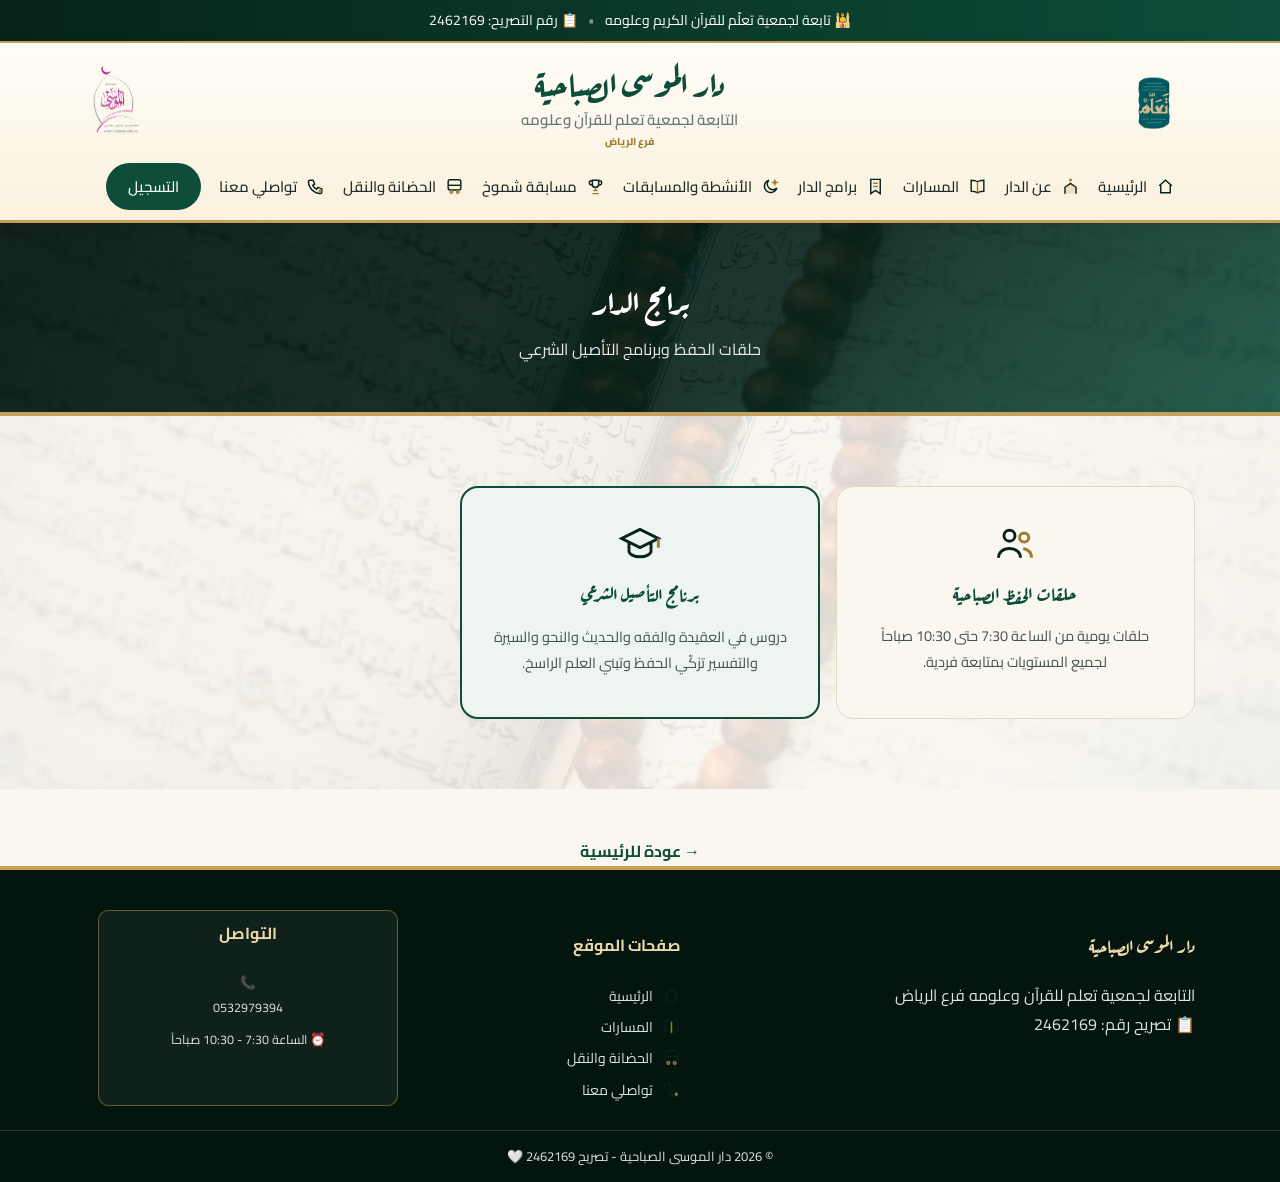
<file: programs.html>
﻿<!DOCTYPE html>
<html lang="ar" dir="rtl">
<head>
<meta charset="UTF-8" />
<meta name="viewport" content="width=device-width, initial-scale=1.0" />
<title>برامج الدار | دار الموسى الصباحية</title>
<link href="https://fonts.googleapis.com/css2?family=Aref+Ruqaa:wght@400;700&family=Cairo:wght@300;400;600;700;800;900&display=swap" rel="stylesheet">
<link rel="stylesheet" href="styles.css">
</head>
<body>
<div class="topbar"><div class="container topbar-inner"><span>🕌 تابعة لجمعية تعلّم للقرآن الكريم وعلومه</span><span class="dot">•</span><span>📋 رقم التصريح: 2462169</span></div></div>
<header class="header" id="top">
  <div class="container header-inner">
    <img src="assets/taallam-logo.png" alt="شعار جمعية تعلّم" class="logo-side" onerror="this.style.display='none'">
    <div class="header-title">
      <h1>دار الموسى الصباحية</h1>
      <p class="header-sub">التابعة لجمعية تعلم للقرآن وعلومه</p>
      <p class="header-branch">فرع الرياض</p>
    </div>
    <img src="assets/almousa-logo.png" alt="شعار مجمع الموسى" class="logo-side" onerror="this.style.display='none'">

    <button class="menu-btn" id="menuBtn" aria-label="القائمة">☰</button>
  </div>
  <div class="container"><nav class="nav nav-center" id="nav">
    <a href="index.html"><svg class="svg-icon nav-ico" viewBox="0 0 24 24" fill="none" stroke="currentColor" stroke-width="1.8"><path d="M4 11l8-7 8 7"/><path d="M6 10v10h12V10"/></svg> الرئيسية</a><a href="about.html"><svg class="svg-icon nav-ico" viewBox="0 0 24 24" fill="none" stroke="currentColor" stroke-width="1.8"><path class="wash" d="M5 21v-8l7-5 7 5v8"/><circle class="acc" cx="12" cy="3.8" r="1"/></svg> عن الدار</a><a href="tracks.html"><svg class="svg-icon nav-ico" viewBox="0 0 24 24" fill="none" stroke="currentColor" stroke-width="1.8"><path d="M12 6c-2-1.5-5-2-8-2v14c3 0 6 .5 8 2 2-1.5 5-2 8-2V4c-3 0-6 .5-8 2z"/><path class="acc" d="M12 6v14"/></svg> المسارات</a><a href="programs.html"><svg class="svg-icon nav-ico" viewBox="0 0 24 24" fill="none" stroke="currentColor" stroke-width="1.8"><path d="M6 3h12v18l-6-4-6 4z"/><path class="acc" d="M9 8h6M9 12h6"/></svg> برامج الدار</a><a href="activities.html"><svg class="svg-icon nav-ico" viewBox="0 0 24 24" fill="none" stroke="currentColor" stroke-width="1.8"><path d="M20 14A8 8 0 1 1 10 4a6.5 6.5 0 0 0 10 10z"/><path class="acc" d="M17.5 4.5l.7 1.8 1.8.7-1.8.7-.7 1.8-.7-1.8-1.8-.7 1.8-.7z"/></svg> الأنشطة والمسابقات</a><a href="shomoukh.html"><svg class="svg-icon nav-ico" viewBox="0 0 24 24" fill="none" stroke="currentColor" stroke-width="1.8"><path d="M8 4h8v5a4 4 0 0 1-8 0z"/><path d="M8 5H5a3 3 0 0 0 3 5M16 5h3a3 3 0 0 1-3 5"/><path class="acc" d="M12 13v4M8 21h8M9.5 17h5"/></svg> مسابقة شموخ</a><a href="services.html"><svg class="svg-icon nav-ico" viewBox="0 0 24 24" fill="none" stroke="currentColor" stroke-width="1.8"><rect x="4" y="3.5" width="16" height="13" rx="2.5"/><path d="M4 10.5h16"/><circle class="acc" cx="8" cy="19" r="1.6"/><circle class="acc" cx="16" cy="19" r="1.6"/></svg> الحضانة والنقل</a><a href="contact.html"><svg class="svg-icon nav-ico" viewBox="0 0 24 24" fill="none" stroke="currentColor" stroke-width="1.8"><path d="M5 4h4l2 5-2.5 1.5a12 12 0 0 0 5 5L15 13l5 2v4a2 2 0 0 1-2 2A16 16 0 0 1 3 6a2 2 0 0 1 2-2z"/><circle class="acc" cx="18" cy="18" r="1.2"/></svg> تواصلي معنا</a>
    <a href="https://docs.google.com/forms/d/e/1FAIpQLSe2_5xS_t3nWT-JgsnpgLepu9MucoU40xzPmVdfNXOqb8MeEg/viewform" target="_blank" class="btn btn-small">التسجيل</a>
  </nav></div>
</header>
<section class="page-hero"><div class="container"><h2>برامج الدار</h2><p>حلقات الحفظ وبرنامج التأصيل الشرعي</p></div></section>
<section class="section"><div class="container">
  <div class="prog-grid">
    <div class="prog"><div class="prog-icon"><svg class="svg-icon-md" viewBox="0 0 24 24" fill="none" stroke="currentColor" stroke-width="1.6"><circle cx="9" cy="8" r="3"/><path d="M3 20c0-3 2.5-5 6-5s6 2 6 5"/><circle class="acc" cx="17" cy="9" r="2.5"/><path class="acc" d="M16.5 15c2.8.6 4.5 2.2 4.5 5"/></svg></div><h3>حلقات الحفظ الصباحية</h3><p>حلقات يومية من الساعة 7:30 حتى 10:30 صباحاً لجميع المستويات بمتابعة فردية.</p></div>
    <div class="prog highlight"><div class="prog-icon"><svg class="svg-icon-md" viewBox="0 0 24 24" fill="none" stroke="currentColor" stroke-width="1.6"><path d="M12 4L2 9l10 5 10-5z"/><path d="M6 11.5V16c0 1.5 2.7 3 6 3s6-1.5 6-3v-4.5"/><path class="acc" d="M22 9v5"/></svg></div><h3>برنامج التأصيل الشرعي</h3><p>دروس في العقيدة والفقه والحديث والنحو والسيرة والتفسير تزكّي الحفظ وتبني العلم الراسخ.</p></div>
  </div>
</div></section>
  <div style="text-align:center;margin-top:24px"><a href="index.html" class="back-link">→ عودة للرئيسية</a></div>
</div></section>
<footer class="footer"><div class="container footer-grid">
<div><h3>دار الموسى الصباحية</h3><p>التابعة لجمعية تعلم للقرآن وعلومه فرع الرياض<br>📋 تصريح رقم: 2462169</p></div>
<div><h4>صفحات الموقع</h4><a href="index.html"><svg class="svg-icon nav-ico" viewBox="0 0 24 24" fill="none" stroke="currentColor" stroke-width="1.8"><path d="M4 11l8-7 8 7"/><path d="M6 10v10h12V10"/></svg> الرئيسية</a><a href="tracks.html"><svg class="svg-icon nav-ico" viewBox="0 0 24 24" fill="none" stroke="currentColor" stroke-width="1.8"><path d="M12 6c-2-1.5-5-2-8-2v14c3 0 6 .5 8 2 2-1.5 5-2 8-2V4c-3 0-6 .5-8 2z"/><path class="acc" d="M12 6v14"/></svg> المسارات</a><a href="services.html"><svg class="svg-icon nav-ico" viewBox="0 0 24 24" fill="none" stroke="currentColor" stroke-width="1.8"><rect x="4" y="3.5" width="16" height="13" rx="2.5"/><path d="M4 10.5h16"/><circle class="acc" cx="8" cy="19" r="1.6"/><circle class="acc" cx="16" cy="19" r="1.6"/></svg> الحضانة والنقل</a><a href="contact.html"><svg class="svg-icon nav-ico" viewBox="0 0 24 24" fill="none" stroke="currentColor" stroke-width="1.8"><path d="M5 4h4l2 5-2.5 1.5a12 12 0 0 0 5 5L15 13l5 2v4a2 2 0 0 1-2 2A16 16 0 0 1 3 6a2 2 0 0 1 2-2z"/><circle class="acc" cx="18" cy="18" r="1.2"/></svg> تواصلي معنا</a></div>
<div><h4>التواصل</h4><span>📞 <a href="tel:+966532979394" class="ltr">0532979394</a></span><span>⏰ الساعة 7:30 - 10:30 صباحاً</span></div>
</div><div class="copy">© 2026 دار الموسى الصباحية - تصريح 2462169 🤍</div></footer>
<script src="script.js"></script>
</body>
</html>
</file>
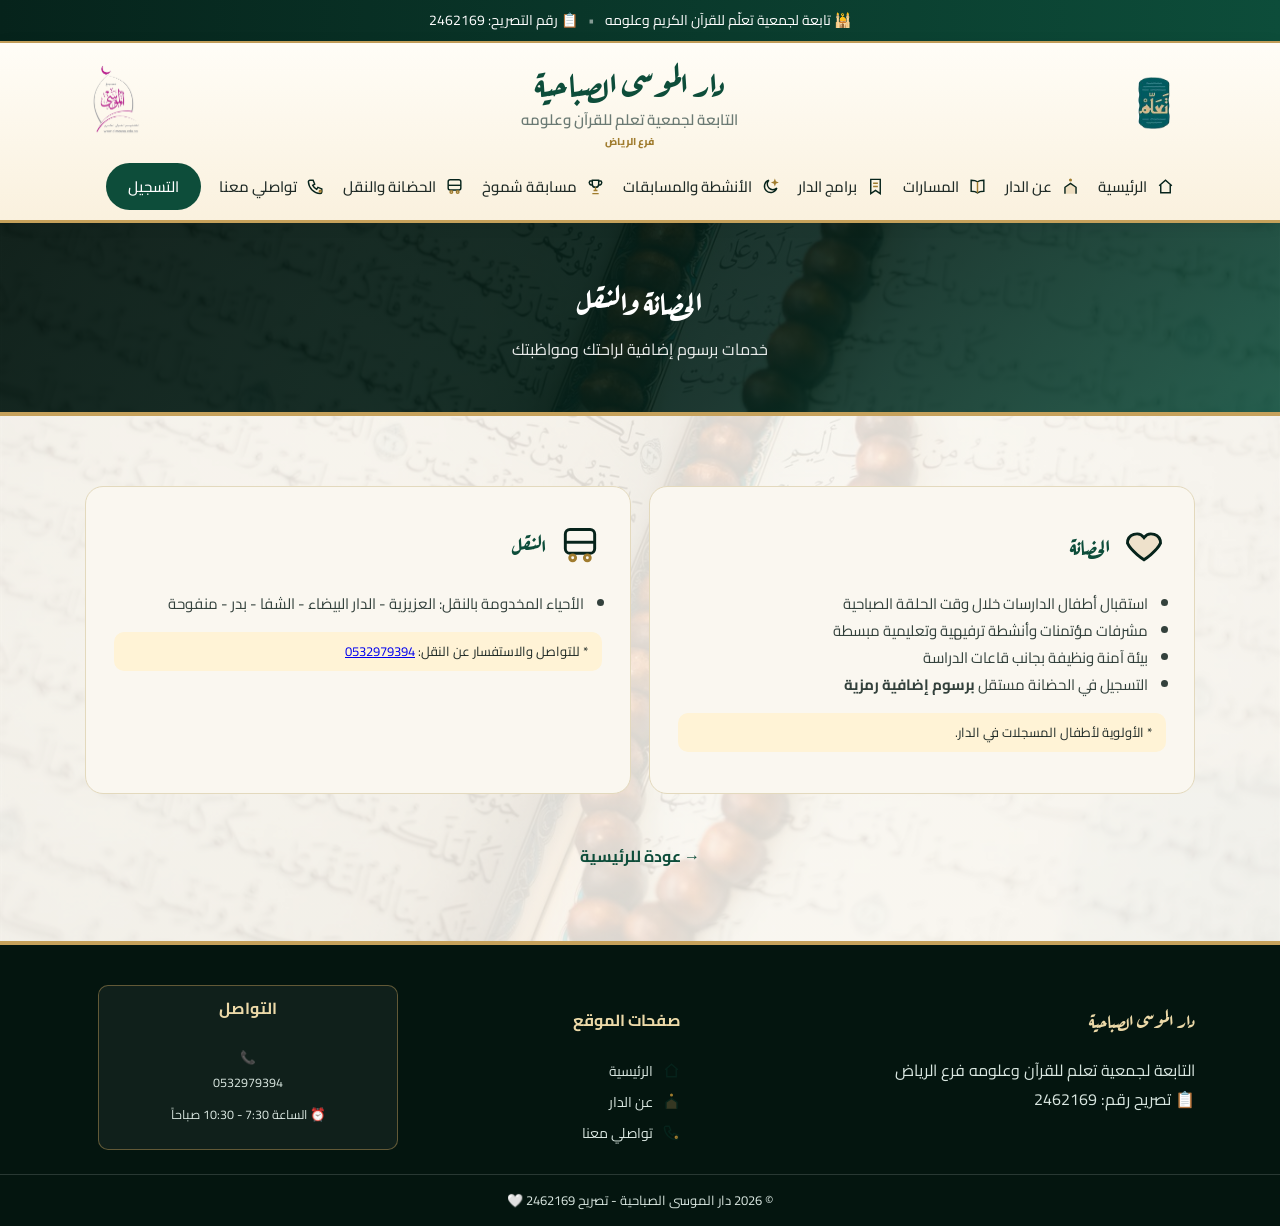
<file: services.html>
﻿<!DOCTYPE html>
<html lang="ar" dir="rtl">
<head>
<meta charset="UTF-8" />
<meta name="viewport" content="width=device-width, initial-scale=1.0" />
<title>الحضانة والنقل | دار الموسى الصباحية</title>
<link href="https://fonts.googleapis.com/css2?family=Aref+Ruqaa:wght@400;700&family=Cairo:wght@300;400;600;700;800;900&display=swap" rel="stylesheet">
<link rel="stylesheet" href="styles.css">
</head>
<body>
<div class="topbar"><div class="container topbar-inner"><span>🕌 تابعة لجمعية تعلّم للقرآن الكريم وعلومه</span><span class="dot">•</span><span>📋 رقم التصريح: 2462169</span></div></div>
<header class="header" id="top">
  <div class="container header-inner">
    <img src="assets/taallam-logo.png" alt="شعار جمعية تعلّم" class="logo-side" onerror="this.style.display='none'">
    <div class="header-title">
      <h1>دار الموسى الصباحية</h1>
      <p class="header-sub">التابعة لجمعية تعلم للقرآن وعلومه</p>
      <p class="header-branch">فرع الرياض</p>
    </div>
    <img src="assets/almousa-logo.png" alt="شعار مجمع الموسى" class="logo-side" onerror="this.style.display='none'">

    <button class="menu-btn" id="menuBtn" aria-label="القائمة">☰</button>
  </div>
  <div class="container"><nav class="nav nav-center" id="nav">
    <a href="index.html"><svg class="svg-icon nav-ico" viewBox="0 0 24 24" fill="none" stroke="currentColor" stroke-width="1.8"><path d="M4 11l8-7 8 7"/><path d="M6 10v10h12V10"/></svg> الرئيسية</a><a href="about.html"><svg class="svg-icon nav-ico" viewBox="0 0 24 24" fill="none" stroke="currentColor" stroke-width="1.8"><path class="wash" d="M5 21v-8l7-5 7 5v8"/><circle class="acc" cx="12" cy="3.8" r="1"/></svg> عن الدار</a><a href="tracks.html"><svg class="svg-icon nav-ico" viewBox="0 0 24 24" fill="none" stroke="currentColor" stroke-width="1.8"><path d="M12 6c-2-1.5-5-2-8-2v14c3 0 6 .5 8 2 2-1.5 5-2 8-2V4c-3 0-6 .5-8 2z"/><path class="acc" d="M12 6v14"/></svg> المسارات</a><a href="programs.html"><svg class="svg-icon nav-ico" viewBox="0 0 24 24" fill="none" stroke="currentColor" stroke-width="1.8"><path d="M6 3h12v18l-6-4-6 4z"/><path class="acc" d="M9 8h6M9 12h6"/></svg> برامج الدار</a><a href="activities.html"><svg class="svg-icon nav-ico" viewBox="0 0 24 24" fill="none" stroke="currentColor" stroke-width="1.8"><path d="M20 14A8 8 0 1 1 10 4a6.5 6.5 0 0 0 10 10z"/><path class="acc" d="M17.5 4.5l.7 1.8 1.8.7-1.8.7-.7 1.8-.7-1.8-1.8-.7 1.8-.7z"/></svg> الأنشطة والمسابقات</a><a href="shomoukh.html"><svg class="svg-icon nav-ico" viewBox="0 0 24 24" fill="none" stroke="currentColor" stroke-width="1.8"><path d="M8 4h8v5a4 4 0 0 1-8 0z"/><path d="M8 5H5a3 3 0 0 0 3 5M16 5h3a3 3 0 0 1-3 5"/><path class="acc" d="M12 13v4M8 21h8M9.5 17h5"/></svg> مسابقة شموخ</a><a href="services.html"><svg class="svg-icon nav-ico" viewBox="0 0 24 24" fill="none" stroke="currentColor" stroke-width="1.8"><rect x="4" y="3.5" width="16" height="13" rx="2.5"/><path d="M4 10.5h16"/><circle class="acc" cx="8" cy="19" r="1.6"/><circle class="acc" cx="16" cy="19" r="1.6"/></svg> الحضانة والنقل</a><a href="contact.html"><svg class="svg-icon nav-ico" viewBox="0 0 24 24" fill="none" stroke="currentColor" stroke-width="1.8"><path d="M5 4h4l2 5-2.5 1.5a12 12 0 0 0 5 5L15 13l5 2v4a2 2 0 0 1-2 2A16 16 0 0 1 3 6a2 2 0 0 1 2-2z"/><circle class="acc" cx="18" cy="18" r="1.2"/></svg> تواصلي معنا</a>
    <a href="https://docs.google.com/forms/d/e/1FAIpQLSe2_5xS_t3nWT-JgsnpgLepu9MucoU40xzPmVdfNXOqb8MeEg/viewform" target="_blank" class="btn btn-small">التسجيل</a>
  </nav></div>
</header>
<section class="page-hero"><div class="container"><h2>الحضانة والنقل</h2><p>خدمات برسوم إضافية لراحتك ومواظبتك</p></div></section>
<section class="section"><div class="container">
  <div class="cards-2">
    <div class="service"><div class="service-head"><span class="s-icon"><svg class="svg-icon-md" viewBox="0 0 24 24" fill="none" stroke="currentColor" stroke-width="1.6"><path class="wash" d="M12 20s-7-4.5-9-9a5 5 0 0 1 9-3 5 5 0 0 1 9 3c-2 4.5-9 9-9 9z"/></svg></span><h3>الحضانة</h3></div>
      <ul><li>استقبال أطفال الدارسات خلال وقت الحلقة الصباحية</li><li>مشرفات مؤتمنات وأنشطة ترفيهية وتعليمية مبسطة</li><li>بيئة آمنة ونظيفة بجانب قاعات الدراسة</li><li>التسجيل في الحضانة مستقل <strong>برسوم إضافية رمزية</strong></li></ul>
      <p class="note">* الأولوية لأطفال المسجلات في الدار.</p></div>
    <div class="service"><div class="service-head"><span class="s-icon"><svg class="svg-icon-md" viewBox="0 0 24 24" fill="none" stroke="currentColor" stroke-width="1.6"><rect x="4" y="3.5" width="16" height="13" rx="2.5"/><path d="M4 10.5h16"/><circle class="acc" cx="8" cy="19" r="1.6"/><circle class="acc" cx="16" cy="19" r="1.6"/></svg></span><h3>النقل</h3></div>
      <ul><li>الأحياء المخدومة بالنقل: العزيزية - الدار البيضاء - الشفا - بدر - منفوحة</li></ul>
      <p class="note">* للتواصل والاستفسار عن النقل: <a href="tel:+966532979394" class="ltr">0532979394</a></p></div>
  </div>
  <div style="text-align:center;margin-top:24px"><a href="index.html" class="back-link">→ عودة للرئيسية</a></div>
</div></section>
<footer class="footer"><div class="container footer-grid">
<div><h3>دار الموسى الصباحية</h3><p>التابعة لجمعية تعلم للقرآن وعلومه فرع الرياض<br>📋 تصريح رقم: 2462169</p></div>
<div><h4>صفحات الموقع</h4><a href="index.html"><svg class="svg-icon nav-ico" viewBox="0 0 24 24" fill="none" stroke="currentColor" stroke-width="1.8"><path d="M4 11l8-7 8 7"/><path d="M6 10v10h12V10"/></svg> الرئيسية</a><a href="about.html"><svg class="svg-icon nav-ico" viewBox="0 0 24 24" fill="none" stroke="currentColor" stroke-width="1.8"><path class="wash" d="M5 21v-8l7-5 7 5v8"/><circle class="acc" cx="12" cy="3.8" r="1"/></svg> عن الدار</a><a href="contact.html"><svg class="svg-icon nav-ico" viewBox="0 0 24 24" fill="none" stroke="currentColor" stroke-width="1.8"><path d="M5 4h4l2 5-2.5 1.5a12 12 0 0 0 5 5L15 13l5 2v4a2 2 0 0 1-2 2A16 16 0 0 1 3 6a2 2 0 0 1 2-2z"/><circle class="acc" cx="18" cy="18" r="1.2"/></svg> تواصلي معنا</a></div>
<div><h4>التواصل</h4><span>📞 <a href="tel:+966532979394" class="ltr">0532979394</a></span><span>⏰ الساعة 7:30 - 10:30 صباحاً</span></div>
</div><div class="copy">© 2026 دار الموسى الصباحية - تصريح 2462169 🤍</div></footer>
<script src="script.js"></script>
</body>
</html>
</file>
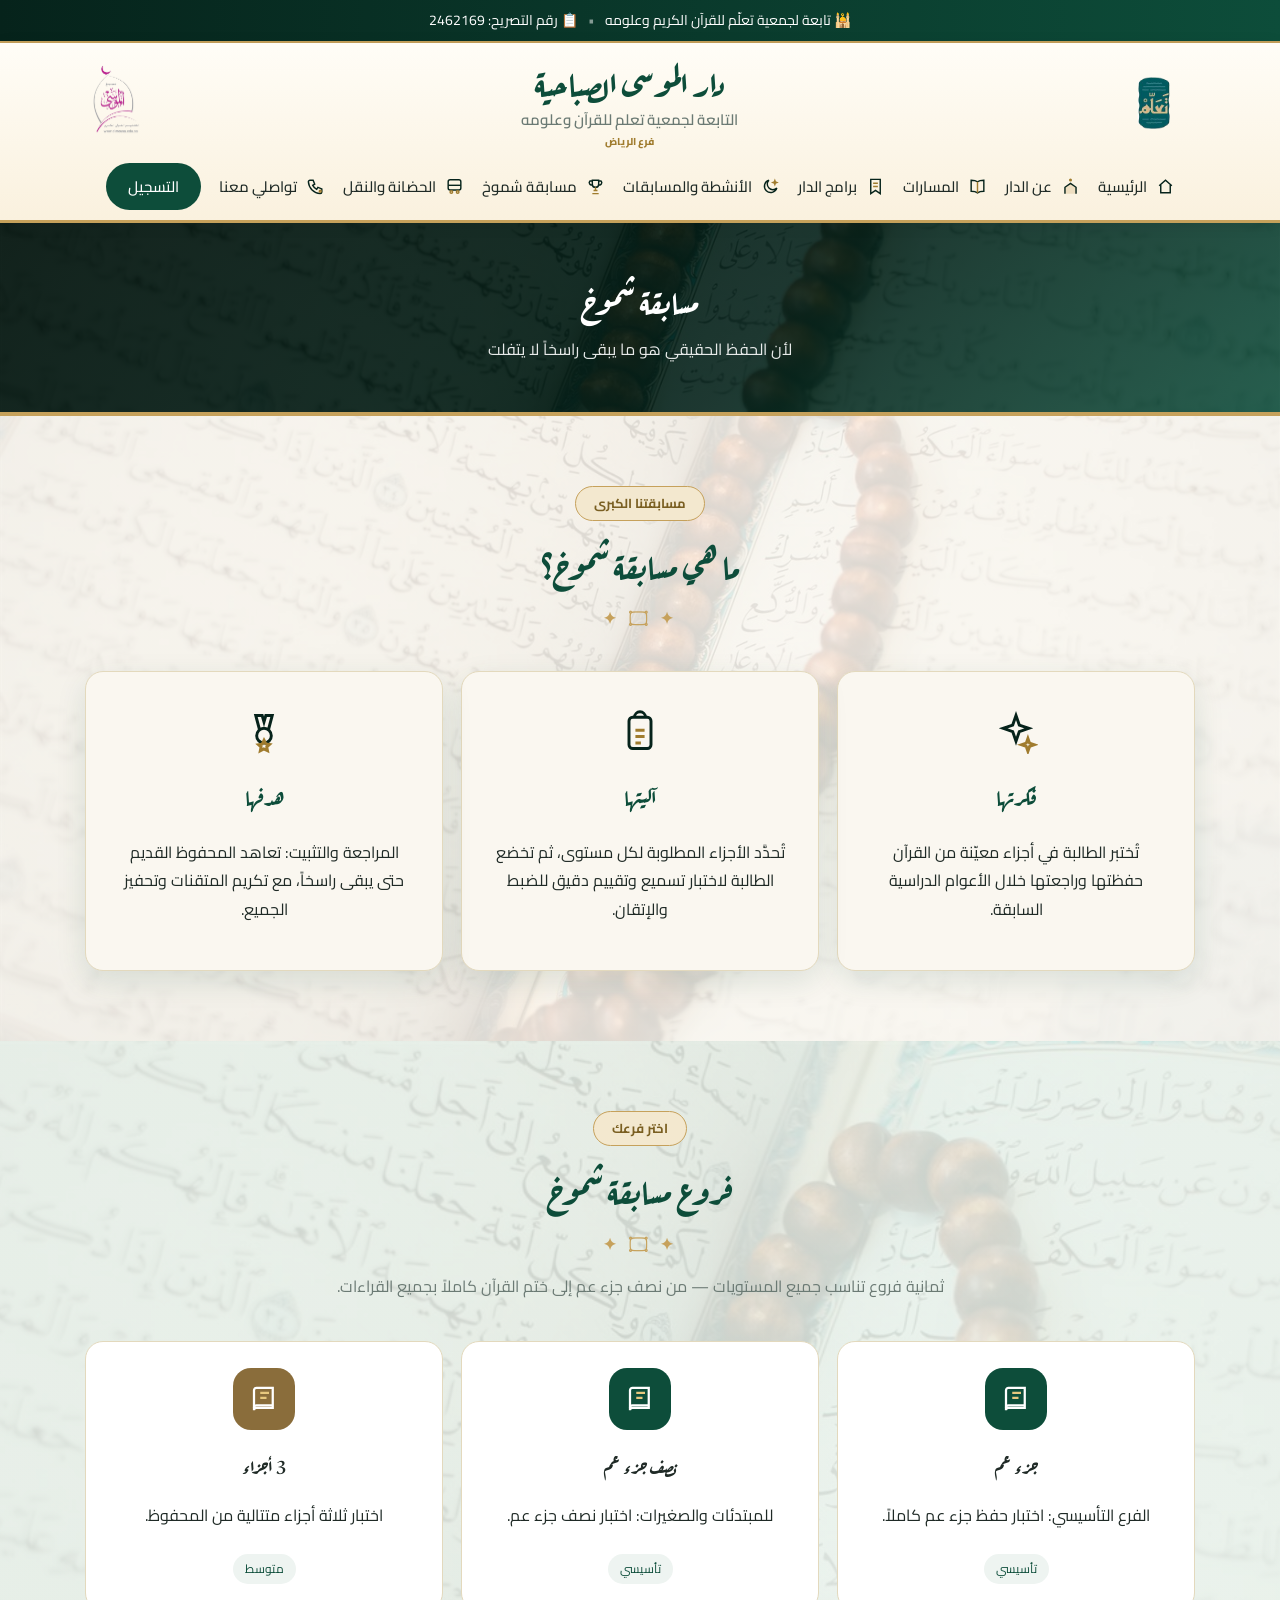
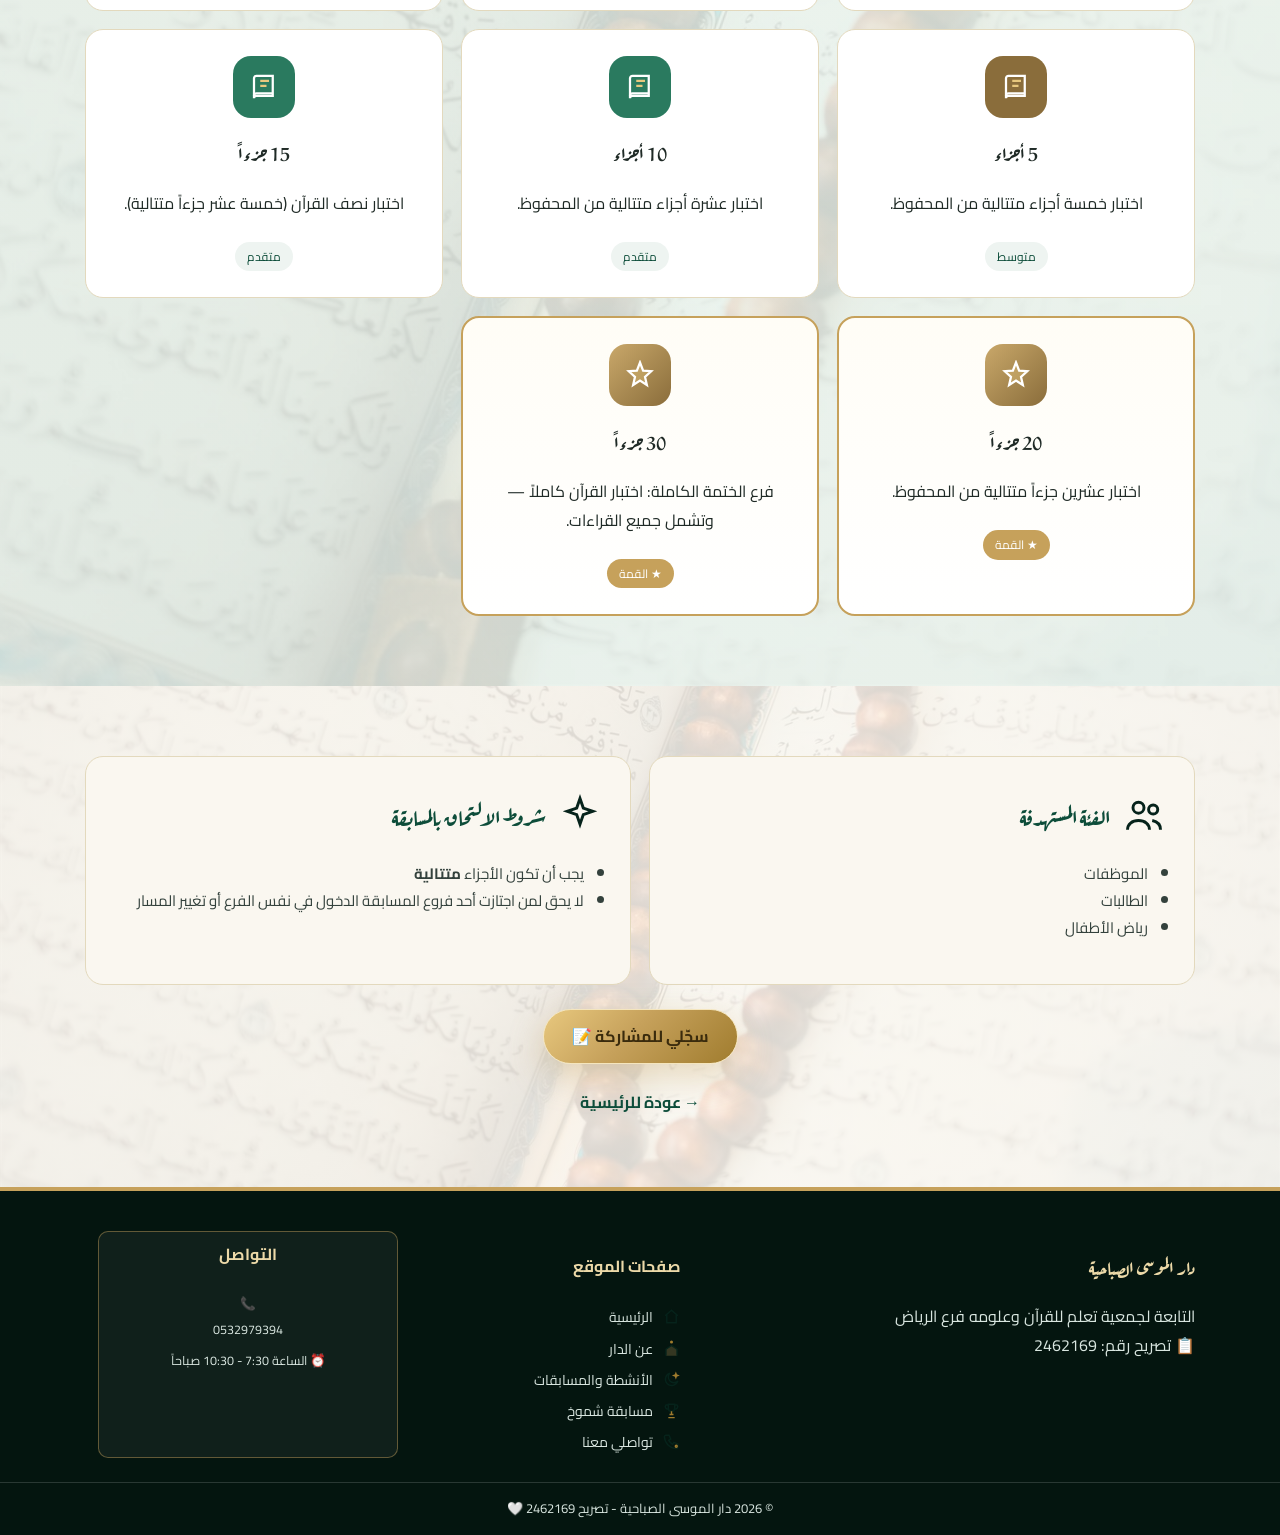
<file: shomoukh.html>
﻿<!DOCTYPE html>
<html lang="ar" dir="rtl">
<head>
<meta charset="UTF-8" />
<meta name="viewport" content="width=device-width, initial-scale=1.0" />
<title>مسابقة شموخ | دار الموسى الصباحية</title>
<link href="https://fonts.googleapis.com/css2?family=Aref+Ruqaa:wght@400;700&family=Cairo:wght@300;400;600;700;800;900&display=swap" rel="stylesheet">
<link rel="stylesheet" href="styles.css">
</head>
<body>
<div class="topbar"><div class="container topbar-inner"><span>🕌 تابعة لجمعية تعلّم للقرآن الكريم وعلومه</span><span class="dot">•</span><span>📋 رقم التصريح: 2462169</span></div></div>
<header class="header" id="top">
  <div class="container header-inner">
    <img src="assets/taallam-logo.png" alt="شعار جمعية تعلّم" class="logo-side" onerror="this.style.display='none'">
    <div class="header-title">
      <h1>دار الموسى الصباحية</h1>
      <p class="header-sub">التابعة لجمعية تعلم للقرآن وعلومه</p>
      <p class="header-branch">فرع الرياض</p>
    </div>
    <img src="assets/almousa-logo.png" alt="شعار مجمع الموسى" class="logo-side" onerror="this.style.display='none'">

    <button class="menu-btn" id="menuBtn" aria-label="القائمة">☰</button>
  </div>
  <div class="container"><nav class="nav nav-center" id="nav">
    <a href="index.html"><svg class="svg-icon nav-ico" viewBox="0 0 24 24" fill="none" stroke="currentColor" stroke-width="1.8"><path d="M4 11l8-7 8 7"/><path d="M6 10v10h12V10"/></svg> الرئيسية</a><a href="about.html"><svg class="svg-icon nav-ico" viewBox="0 0 24 24" fill="none" stroke="currentColor" stroke-width="1.8"><path class="wash" d="M5 21v-8l7-5 7 5v8"/><circle class="acc" cx="12" cy="3.8" r="1"/></svg> عن الدار</a><a href="tracks.html"><svg class="svg-icon nav-ico" viewBox="0 0 24 24" fill="none" stroke="currentColor" stroke-width="1.8"><path d="M12 6c-2-1.5-5-2-8-2v14c3 0 6 .5 8 2 2-1.5 5-2 8-2V4c-3 0-6 .5-8 2z"/><path class="acc" d="M12 6v14"/></svg> المسارات</a><a href="programs.html"><svg class="svg-icon nav-ico" viewBox="0 0 24 24" fill="none" stroke="currentColor" stroke-width="1.8"><path d="M6 3h12v18l-6-4-6 4z"/><path class="acc" d="M9 8h6M9 12h6"/></svg> برامج الدار</a><a href="activities.html"><svg class="svg-icon nav-ico" viewBox="0 0 24 24" fill="none" stroke="currentColor" stroke-width="1.8"><path d="M20 14A8 8 0 1 1 10 4a6.5 6.5 0 0 0 10 10z"/><path class="acc" d="M17.5 4.5l.7 1.8 1.8.7-1.8.7-.7 1.8-.7-1.8-1.8-.7 1.8-.7z"/></svg> الأنشطة والمسابقات</a><a href="shomoukh.html"><svg class="svg-icon nav-ico" viewBox="0 0 24 24" fill="none" stroke="currentColor" stroke-width="1.8"><path d="M8 4h8v5a4 4 0 0 1-8 0z"/><path d="M8 5H5a3 3 0 0 0 3 5M16 5h3a3 3 0 0 1-3 5"/><path class="acc" d="M12 13v4M8 21h8M9.5 17h5"/></svg> مسابقة شموخ</a><a href="services.html"><svg class="svg-icon nav-ico" viewBox="0 0 24 24" fill="none" stroke="currentColor" stroke-width="1.8"><rect x="4" y="3.5" width="16" height="13" rx="2.5"/><path d="M4 10.5h16"/><circle class="acc" cx="8" cy="19" r="1.6"/><circle class="acc" cx="16" cy="19" r="1.6"/></svg> الحضانة والنقل</a><a href="contact.html"><svg class="svg-icon nav-ico" viewBox="0 0 24 24" fill="none" stroke="currentColor" stroke-width="1.8"><path d="M5 4h4l2 5-2.5 1.5a12 12 0 0 0 5 5L15 13l5 2v4a2 2 0 0 1-2 2A16 16 0 0 1 3 6a2 2 0 0 1 2-2z"/><circle class="acc" cx="18" cy="18" r="1.2"/></svg> تواصلي معنا</a>
    <a href="https://docs.google.com/forms/d/e/1FAIpQLSe2_5xS_t3nWT-JgsnpgLepu9MucoU40xzPmVdfNXOqb8MeEg/viewform" target="_blank" class="btn btn-small">التسجيل</a>
  </nav></div>
</header>
<section class="page-hero"><div class="container"><h2>مسابقة شموخ</h2><p>لأن الحفظ الحقيقي هو ما يبقى راسخاً لا يتفلت</p></div></section>
<section class="section"><div class="container">
  <div class="sec-head"><span class="kicker">مسابقتنا الكبرى</span><h2>ما هي مسابقة شموخ؟</h2></div>
  <div class="cards-3">
    <div class="card"><div class="prog-icon"><svg class="svg-icon-md" viewBox="0 0 24 24" fill="none" stroke="currentColor" stroke-width="1.6"><path d="M12 3l1.8 5.2L19 10l-5.2 1.8L12 17l-1.8-5.2L5 10l5.2-1.8z"/><path class="acc" d="M18.5 15.5l.9 2.6 2.6.9-2.6.9-.9 2.6-.9-2.6-2.6-.9 2.6-.9z"/></svg></div><h3>فكرتها</h3><p>تُختبر الطالبة في أجزاء معيّنة من القرآن حفظتها وراجعتها خلال الأعوام الدراسية السابقة.</p></div>
    <div class="card"><div class="prog-icon"><svg class="svg-icon-md" viewBox="0 0 24 24" fill="none" stroke="currentColor" stroke-width="1.6"><rect x="6" y="4" width="12" height="17" rx="2"/><path d="M9 4a3 3 0 0 1 6 0"/><path class="acc" d="M9.5 11h5M9.5 14.5h5M9.5 18h3"/></svg></div><h3>آليتها</h3><p>تُحدَّد الأجزاء المطلوبة لكل مستوى، ثم تخضع الطالبة لاختبار تسميع وتقييم دقيق للضبط والإتقان.</p></div>
    <div class="card"><div class="prog-icon"><svg class="svg-icon-md" viewBox="0 0 24 24" fill="none" stroke="currentColor" stroke-width="1.6"><circle cx="12" cy="14" r="4"/><path d="M9.5 10.5L7.5 3h3.5l1 3.5L13 3h3.5l-2 7.5"/><path class="acc" d="M12 16.5l1 2 2 .3-1.5 1.4.4 2-2-1-1.9 1 .4-2L9 18.9l2-.3z"/></svg></div><h3>هدفها</h3><p>المراجعة والتثبيت: تعاهد المحفوظ القديم حتى يبقى راسخاً، مع تكريم المتقنات وتحفيز الجميع.</p></div>
  </div>
</div></section>

<!-- فروع المسابقة -->
<section class="section alt"><div class="container">
  <div class="sec-head"><span class="kicker">اختر فرعك</span><h2>فروع مسابقة شموخ</h2><p>ثمانية فروع تناسب جميع المستويات — من نصف جزء عم إلى ختم القرآن كاملاً بجميع القراءات.</p></div>
  <div class="cards-3">
    <div class="track"><div class="track-icon t1"><svg viewBox="0 0 24 24" fill="none" stroke="currentColor" stroke-width="1.8"><path d="M4 5a2 2 0 012-2h13v16H6a2 2 0 00-2 2z"/><path d="M4 19a2 2 0 012-2h13"/><path class="acc" d="M9 7h7M9 11h5"/></svg></div><h3>جزء عم</h3><p>الفرع التأسيسي: اختبار حفظ جزء عم كاملاً.</p><span class="tag">تأسيسي</span></div>
    <div class="track"><div class="track-icon t1"><svg viewBox="0 0 24 24" fill="none" stroke="currentColor" stroke-width="1.8"><path d="M4 5a2 2 0 012-2h13v16H6a2 2 0 00-2 2z"/><path d="M4 19a2 2 0 012-2h13"/><path class="acc" d="M9 7h7M9 11h5"/></svg></div><h3>نصف جزء عم</h3><p>للمبتدئات والصغيرات: اختبار نصف جزء عم.</p><span class="tag">تأسيسي</span></div>
    <div class="track"><div class="track-icon t2"><svg viewBox="0 0 24 24" fill="none" stroke="currentColor" stroke-width="1.8"><path d="M4 5a2 2 0 012-2h13v16H6a2 2 0 00-2 2z"/><path d="M4 19a2 2 0 012-2h13"/><path class="acc" d="M9 7h7M9 11h5"/></svg></div><h3>3 أجزاء</h3><p>اختبار ثلاثة أجزاء متتالية من المحفوظ.</p><span class="tag">متوسط</span></div>
    <div class="track"><div class="track-icon t2"><svg viewBox="0 0 24 24" fill="none" stroke="currentColor" stroke-width="1.8"><path d="M4 5a2 2 0 012-2h13v16H6a2 2 0 00-2 2z"/><path d="M4 19a2 2 0 012-2h13"/><path class="acc" d="M9 7h7M9 11h5"/></svg></div><h3>5 أجزاء</h3><p>اختبار خمسة أجزاء متتالية من المحفوظ.</p><span class="tag">متوسط</span></div>
    <div class="track"><div class="track-icon t3"><svg viewBox="0 0 24 24" fill="none" stroke="currentColor" stroke-width="1.8"><path d="M4 5a2 2 0 012-2h13v16H6a2 2 0 00-2 2z"/><path d="M4 19a2 2 0 012-2h13"/><path class="acc" d="M9 7h7M9 11h5"/></svg></div><h3>10 أجزاء</h3><p>اختبار عشرة أجزاء متتالية من المحفوظ.</p><span class="tag">متقدم</span></div>
    <div class="track"><div class="track-icon t3"><svg viewBox="0 0 24 24" fill="none" stroke="currentColor" stroke-width="1.8"><path d="M4 5a2 2 0 012-2h13v16H6a2 2 0 00-2 2z"/><path d="M4 19a2 2 0 012-2h13"/><path class="acc" d="M9 7h7M9 11h5"/></svg></div><h3>15 جزءاً</h3><p>اختبار نصف القرآن (خمسة عشر جزءاً متتالية).</p><span class="tag">متقدم</span></div>
    <div class="track featured"><div class="track-icon t4"><svg viewBox="0 0 24 24" fill="none" stroke="currentColor" stroke-width="1.8"><path class="wash" d="M12 2l2.5 6.5L21 9l-5 4.5L17.5 20 12 16.5 6.5 20 8 13.5 3 9l6.5-.5z"/></svg></div><h3>20 جزءاً</h3><p>اختبار عشرين جزءاً متتالية من المحفوظ.</p><span class="tag gold">★ القمة</span></div>
    <div class="track featured"><div class="track-icon t4"><svg viewBox="0 0 24 24" fill="none" stroke="currentColor" stroke-width="1.8"><path class="wash" d="M12 2l2.5 6.5L21 9l-5 4.5L17.5 20 12 16.5 6.5 20 8 13.5 3 9l6.5-.5z"/></svg></div><h3>30 جزءاً</h3><p>فرع الختمة الكاملة: اختبار القرآن كاملاً — وتشمل جميع القراءات.</p><span class="tag gold">★ القمة</span></div>
  </div>
</div></section>

<!-- الفئة والشروط -->
<section class="section"><div class="container">
  <div class="cards-2">
    <div class="service"><div class="service-head"><span class="s-icon"><svg class="svg-icon-md" viewBox="0 0 24 24" fill="none" stroke="currentColor" stroke-width="1.6"><circle cx="9" cy="8" r="3"/><path d="M3 20c0-3 2.5-5 6-5s6 2 6 5"/><circle cx="17" cy="9" r="2.5"/><path d="M16.5 15c2.8.6 4.5 2.2 4.5 5"/></svg></span><h3>الفئة المستهدفة</h3></div>
      <ul><li>الموظفات</li><li>الطالبات</li><li>رياض الأطفال</li></ul>
    </div>
    <div class="service"><div class="service-head"><span class="s-icon"><svg class="svg-icon-md" viewBox="0 0 24 24" fill="none" stroke="currentColor" stroke-width="1.6"><path d="M12 3l1.8 5.2L19 10l-5.2 1.8L12 17l-1.8-5.2L5 10l5.2-1.8z"/></svg></span><h3>شروط الالتحاق بالمسابقة</h3></div>
      <ul><li>يجب أن تكون الأجزاء <strong>متتالية</strong></li><li>لا يحق لمن اجتازت أحد فروع المسابقة الدخول في نفس الفرع أو تغيير المسار</li></ul>
    </div>
  </div>
  <div style="text-align:center;margin-top:24px">
    <a href="https://docs.google.com/forms/d/e/1FAIpQLSe2_5xS_t3nWT-JgsnpgLepu9MucoU40xzPmVdfNXOqb8MeEg/viewform" target="_blank" class="btn btn-gold">سجّلي للمشاركة 📝</a><br>
    <a href="index.html" class="back-link">→ عودة للرئيسية</a>
  </div>
</div></section>
<footer class="footer"><div class="container footer-grid">
<div><h3>دار الموسى الصباحية</h3><p>التابعة لجمعية تعلم للقرآن وعلومه فرع الرياض<br>📋 تصريح رقم: 2462169</p></div>
<div><h4>صفحات الموقع</h4><a href="index.html"><svg class="svg-icon nav-ico" viewBox="0 0 24 24" fill="none" stroke="currentColor" stroke-width="1.8"><path d="M4 11l8-7 8 7"/><path d="M6 10v10h12V10"/></svg> الرئيسية</a><a href="about.html"><svg class="svg-icon nav-ico" viewBox="0 0 24 24" fill="none" stroke="currentColor" stroke-width="1.8"><path class="wash" d="M5 21v-8l7-5 7 5v8"/><circle class="acc" cx="12" cy="3.8" r="1"/></svg> عن الدار</a><a href="activities.html"><svg class="svg-icon nav-ico" viewBox="0 0 24 24" fill="none" stroke="currentColor" stroke-width="1.8"><path d="M20 14A8 8 0 1 1 10 4a6.5 6.5 0 0 0 10 10z"/><path class="acc" d="M17.5 4.5l.7 1.8 1.8.7-1.8.7-.7 1.8-.7-1.8-1.8-.7 1.8-.7z"/></svg> الأنشطة والمسابقات</a><a href="shomoukh.html"><svg class="svg-icon nav-ico" viewBox="0 0 24 24" fill="none" stroke="currentColor" stroke-width="1.8"><path d="M8 4h8v5a4 4 0 0 1-8 0z"/><path d="M8 5H5a3 3 0 0 0 3 5M16 5h3a3 3 0 0 1-3 5"/><path class="acc" d="M12 13v4M8 21h8M9.5 17h5"/></svg> مسابقة شموخ</a><a href="contact.html"><svg class="svg-icon nav-ico" viewBox="0 0 24 24" fill="none" stroke="currentColor" stroke-width="1.8"><path d="M5 4h4l2 5-2.5 1.5a12 12 0 0 0 5 5L15 13l5 2v4a2 2 0 0 1-2 2A16 16 0 0 1 3 6a2 2 0 0 1 2-2z"/><circle class="acc" cx="18" cy="18" r="1.2"/></svg> تواصلي معنا</a></div>
<div><h4>التواصل</h4><span>📞 <a href="tel:+966532979394" class="ltr">0532979394</a></span><span>⏰ الساعة 7:30 - 10:30 صباحاً</span></div>
</div><div class="copy">© 2026 دار الموسى الصباحية - تصريح 2462169 🤍</div></footer>
<script src="script.js"></script>
</body>
</html>
</file>
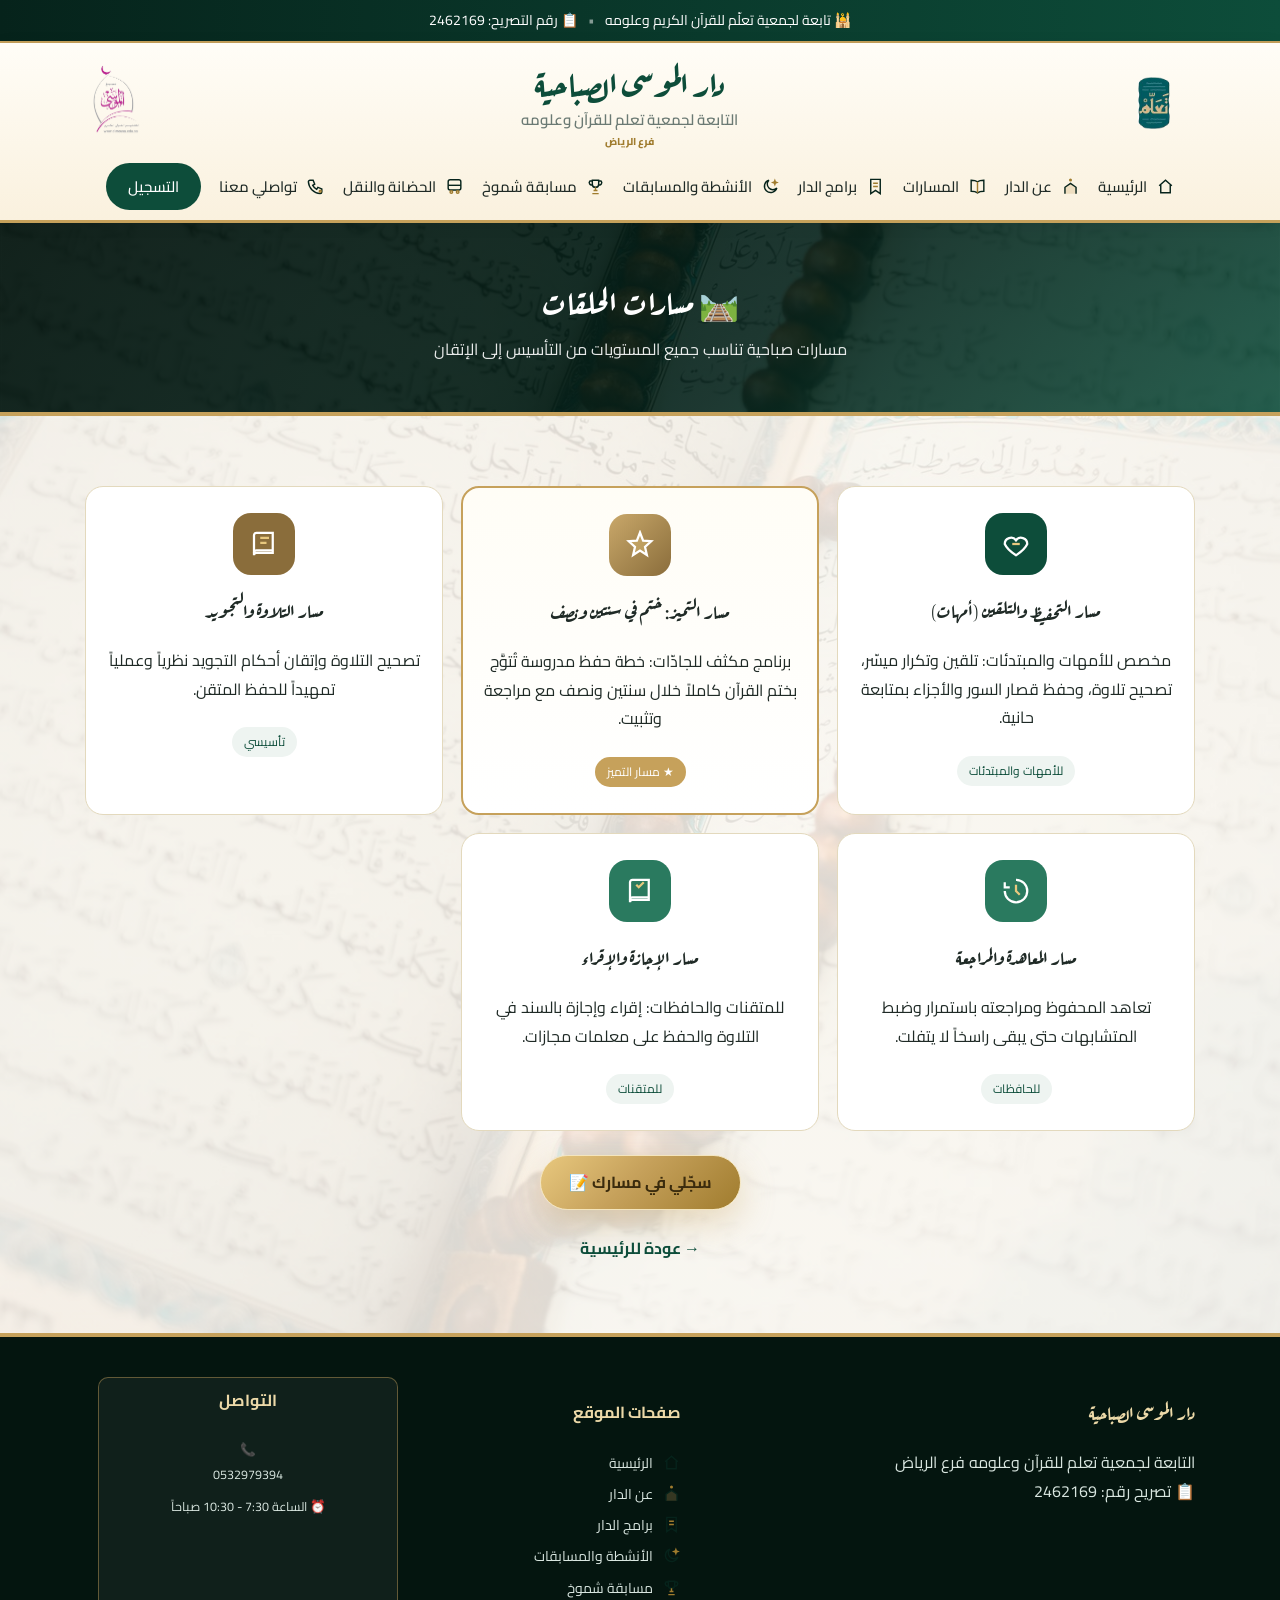
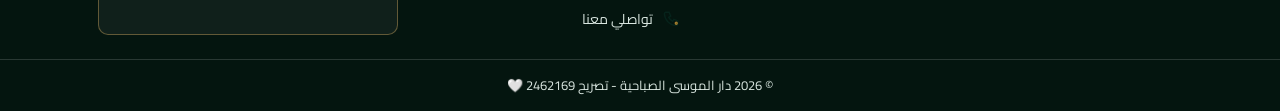
<file: tracks.html>
﻿<!DOCTYPE html>
<html lang="ar" dir="rtl">
<head>
<meta charset="UTF-8" />
<meta name="viewport" content="width=device-width, initial-scale=1.0" />
<title>المسارات | دار الموسى الصباحية</title>
<link href="https://fonts.googleapis.com/css2?family=Aref+Ruqaa:wght@400;700&family=Cairo:wght@300;400;600;700;800;900&display=swap" rel="stylesheet">
<link rel="stylesheet" href="styles.css">
</head>
<body>
<div class="topbar"><div class="container topbar-inner"><span>🕌 تابعة لجمعية تعلّم للقرآن الكريم وعلومه</span><span class="dot">•</span><span>📋 رقم التصريح: 2462169</span></div></div>
<header class="header" id="top">
  <div class="container header-inner">
    <img src="assets/taallam-logo.png" alt="شعار جمعية تعلّم" class="logo-side" onerror="this.style.display='none'">
    <div class="header-title">
      <h1>دار الموسى الصباحية</h1>
      <p class="header-sub">التابعة لجمعية تعلم للقرآن وعلومه</p>
      <p class="header-branch">فرع الرياض</p>
    </div>
    <img src="assets/almousa-logo.png" alt="شعار مجمع الموسى" class="logo-side" onerror="this.style.display='none'">

    <button class="menu-btn" id="menuBtn" aria-label="القائمة">☰</button>
  </div>
  <div class="container"><nav class="nav nav-center" id="nav">
    <a href="index.html"><svg class="svg-icon nav-ico" viewBox="0 0 24 24" fill="none" stroke="currentColor" stroke-width="1.8"><path d="M4 11l8-7 8 7"/><path d="M6 10v10h12V10"/></svg> الرئيسية</a><a href="about.html"><svg class="svg-icon nav-ico" viewBox="0 0 24 24" fill="none" stroke="currentColor" stroke-width="1.8"><path class="wash" d="M5 21v-8l7-5 7 5v8"/><circle class="acc" cx="12" cy="3.8" r="1"/></svg> عن الدار</a><a href="tracks.html"><svg class="svg-icon nav-ico" viewBox="0 0 24 24" fill="none" stroke="currentColor" stroke-width="1.8"><path d="M12 6c-2-1.5-5-2-8-2v14c3 0 6 .5 8 2 2-1.5 5-2 8-2V4c-3 0-6 .5-8 2z"/><path class="acc" d="M12 6v14"/></svg> المسارات</a><a href="programs.html"><svg class="svg-icon nav-ico" viewBox="0 0 24 24" fill="none" stroke="currentColor" stroke-width="1.8"><path d="M6 3h12v18l-6-4-6 4z"/><path class="acc" d="M9 8h6M9 12h6"/></svg> برامج الدار</a><a href="activities.html"><svg class="svg-icon nav-ico" viewBox="0 0 24 24" fill="none" stroke="currentColor" stroke-width="1.8"><path d="M20 14A8 8 0 1 1 10 4a6.5 6.5 0 0 0 10 10z"/><path class="acc" d="M17.5 4.5l.7 1.8 1.8.7-1.8.7-.7 1.8-.7-1.8-1.8-.7 1.8-.7z"/></svg> الأنشطة والمسابقات</a><a href="shomoukh.html"><svg class="svg-icon nav-ico" viewBox="0 0 24 24" fill="none" stroke="currentColor" stroke-width="1.8"><path d="M8 4h8v5a4 4 0 0 1-8 0z"/><path d="M8 5H5a3 3 0 0 0 3 5M16 5h3a3 3 0 0 1-3 5"/><path class="acc" d="M12 13v4M8 21h8M9.5 17h5"/></svg> مسابقة شموخ</a><a href="services.html"><svg class="svg-icon nav-ico" viewBox="0 0 24 24" fill="none" stroke="currentColor" stroke-width="1.8"><rect x="4" y="3.5" width="16" height="13" rx="2.5"/><path d="M4 10.5h16"/><circle class="acc" cx="8" cy="19" r="1.6"/><circle class="acc" cx="16" cy="19" r="1.6"/></svg> الحضانة والنقل</a><a href="contact.html"><svg class="svg-icon nav-ico" viewBox="0 0 24 24" fill="none" stroke="currentColor" stroke-width="1.8"><path d="M5 4h4l2 5-2.5 1.5a12 12 0 0 0 5 5L15 13l5 2v4a2 2 0 0 1-2 2A16 16 0 0 1 3 6a2 2 0 0 1 2-2z"/><circle class="acc" cx="18" cy="18" r="1.2"/></svg> تواصلي معنا</a>
    <a href="https://docs.google.com/forms/d/e/1FAIpQLSe2_5xS_t3nWT-JgsnpgLepu9MucoU40xzPmVdfNXOqb8MeEg/viewform" target="_blank" class="btn btn-small">التسجيل</a>
  </nav></div>
</header>
<section class="page-hero"><div class="container"><h2>🛤️ مسارات الحلقات</h2><p>مسارات صباحية تناسب جميع المستويات من التأسيس إلى الإتقان</p></div></section>
<section class="section"><div class="container">
  <div class="cards-3">
    <div class="track"><div class="track-icon t1"><svg viewBox="0 0 24 24" fill="none" stroke="currentColor" stroke-width="1.8"><path d="M12 21s-7-4.5-9-9a5 5 0 019-3 5 5 0 019 3c-2 4.5-9 9-9 9z"/><path class="acc" d="M9 12h6"/></svg></div>
      <h3>مسار التحفيظ والتلقين (أمهات)</h3><p>مخصص للأمهات والمبتدئات: تلقين وتكرار ميسّر، تصحيح تلاوة، وحفظ قصار السور والأجزاء بمتابعة حانية.</p><span class="tag">للأمهات والمبتدئات</span></div>
    <div class="track featured"><div class="track-icon t4"><svg viewBox="0 0 24 24" fill="none" stroke="currentColor" stroke-width="1.8"><path class="wash" d="M12 2l2.5 6.5L21 9l-5 4.5L17.5 20 12 16.5 6.5 20 8 13.5 3 9l6.5-.5z"/></svg></div>
      <h3>مسار التميز: ختم في سنتين ونصف</h3><p>برنامج مكثف للجادّات: خطة حفظ مدروسة تُتوَّج بختم القرآن كاملاً خلال سنتين ونصف مع مراجعة وتثبيت.</p><span class="tag gold">★ مسار التميز</span></div>
    <div class="track"><div class="track-icon t2"><svg viewBox="0 0 24 24" fill="none" stroke="currentColor" stroke-width="1.8"><path d="M4 5a2 2 0 012-2h13v16H6a2 2 0 00-2 2z"/><path d="M4 19a2 2 0 012-2h13"/><path class="acc" d="M9 7h7M9 11h5"/></svg></div>
      <h3>مسار التلاوة والتجويد</h3><p>تصحيح التلاوة وإتقان أحكام التجويد نظرياً وعملياً تمهيداً للحفظ المتقن.</p><span class="tag">تأسيسي</span></div>
    <div class="track"><div class="track-icon t3"><svg viewBox="0 0 24 24" fill="none" stroke="currentColor" stroke-width="1.8"><path d="M3 12a9 9 0 109-9"/><path d="M3 5v4h4"/><path class="acc" d="M12 7v5l3 3"/></svg></div>
      <h3>مسار المعاهدة والمراجعة</h3><p>تعاهد المحفوظ ومراجعته باستمرار وضبط المتشابهات حتى يبقى راسخاً لا يتفلت.</p><span class="tag">للحافظات</span></div>
    <div class="track"><div class="track-icon t3"><svg viewBox="0 0 24 24" fill="none" stroke="currentColor" stroke-width="1.8"><path d="M4 5a2 2 0 012-2h13v16H6a2 2 0 00-2 2z"/><path d="M4 19a2 2 0 012-2h13"/><path class="acc" d="M9 7l2 2 4-4"/></svg></div>
      <h3>مسار الإجازة والإقراء</h3><p>للمتقنات والحافظات: إقراء وإجازة بالسند في التلاوة والحفظ على معلمات مجازات.</p><span class="tag">للمتقنات</span></div>
  </div>
  <div style="text-align:center;margin-top:24px">
    <a href="https://docs.google.com/forms/d/e/1FAIpQLSe2_5xS_t3nWT-JgsnpgLepu9MucoU40xzPmVdfNXOqb8MeEg/viewform" target="_blank" class="btn btn-gold">سجّلي في مسارك 📝</a><br>
    <a href="index.html" class="back-link">→ عودة للرئيسية</a>
  </div>
</div></section>
<footer class="footer"><div class="container footer-grid">
<div><h3>دار الموسى الصباحية</h3><p>التابعة لجمعية تعلم للقرآن وعلومه فرع الرياض<br>📋 تصريح رقم: 2462169</p></div>
<div><h4>صفحات الموقع</h4><a href="index.html"><svg class="svg-icon nav-ico" viewBox="0 0 24 24" fill="none" stroke="currentColor" stroke-width="1.8"><path d="M4 11l8-7 8 7"/><path d="M6 10v10h12V10"/></svg> الرئيسية</a><a href="about.html"><svg class="svg-icon nav-ico" viewBox="0 0 24 24" fill="none" stroke="currentColor" stroke-width="1.8"><path class="wash" d="M5 21v-8l7-5 7 5v8"/><circle class="acc" cx="12" cy="3.8" r="1"/></svg> عن الدار</a><a href="programs.html"><svg class="svg-icon nav-ico" viewBox="0 0 24 24" fill="none" stroke="currentColor" stroke-width="1.8"><path d="M6 3h12v18l-6-4-6 4z"/><path class="acc" d="M9 8h6M9 12h6"/></svg> برامج الدار</a><a href="activities.html"><svg class="svg-icon nav-ico" viewBox="0 0 24 24" fill="none" stroke="currentColor" stroke-width="1.8"><path d="M20 14A8 8 0 1 1 10 4a6.5 6.5 0 0 0 10 10z"/><path class="acc" d="M17.5 4.5l.7 1.8 1.8.7-1.8.7-.7 1.8-.7-1.8-1.8-.7 1.8-.7z"/></svg> الأنشطة والمسابقات</a><a href="shomoukh.html"><svg class="svg-icon nav-ico" viewBox="0 0 24 24" fill="none" stroke="currentColor" stroke-width="1.8"><path d="M8 4h8v5a4 4 0 0 1-8 0z"/><path d="M8 5H5a3 3 0 0 0 3 5M16 5h3a3 3 0 0 1-3 5"/><path class="acc" d="M12 13v4M8 21h8M9.5 17h5"/></svg> مسابقة شموخ</a><a href="contact.html"><svg class="svg-icon nav-ico" viewBox="0 0 24 24" fill="none" stroke="currentColor" stroke-width="1.8"><path d="M5 4h4l2 5-2.5 1.5a12 12 0 0 0 5 5L15 13l5 2v4a2 2 0 0 1-2 2A16 16 0 0 1 3 6a2 2 0 0 1 2-2z"/><circle class="acc" cx="18" cy="18" r="1.2"/></svg> تواصلي معنا</a></div>
<div><h4>التواصل</h4><span>📞 <a href="tel:+966532979394" class="ltr">0532979394</a></span><span>⏰ الساعة 7:30 - 10:30 صباحاً</span></div>
</div><div class="copy">© 2026 دار الموسى الصباحية - تصريح 2462169 🤍</div></footer>
<script src="script.js"></script>
</body>
</html>
</file>
<file: styles.css>
:root{
  --green:#0d4d3a; --green-deep:#06231b; --green2:#146652; --gold:#c6a15b; --gold-deep:#a07c2e; --gold2:#ecd9a8;
  --bg:#faf7f0; --ivory:#fffdf6; --card:#ffffff; --ink:#1f2a26; --muted:#6b7a74;
  --radius:18px; --shadow:0 10px 30px rgba(13,77,58,.12); --shadow-gold:0 12px 34px rgba(198,161,91,.35);
}
*{box-sizing:border-box}
body{margin:0;font-family:'Cairo',sans-serif;background:var(--bg);color:var(--ink);line-height:1.8}
h1,h2,h3,.aya{font-family:'Aref Ruqaa','Amiri',serif}
.container{max-width:1150px;margin:0 auto;padding:0 20px}
.narrow{max-width:800px}

/* topbar */
.topbar{background:linear-gradient(90deg,var(--green-deep),var(--green));color:#fff;font-size:14px;padding:8px 0;border-bottom:2px solid var(--gold)}
.topbar-inner{display:flex;gap:10px;justify-content:center;flex-wrap:wrap}
.dot{opacity:.5}

/* header */
.header{background:linear-gradient(180deg,#fffdf7 0%,#faf1de 100%);backdrop-filter:blur(8px);position:sticky;top:0;z-index:50;box-shadow:0 2px 15px rgba(0,0,0,.08);padding-bottom:10px;border-bottom:3px solid var(--gold)}
.header-inner{display:flex;align-items:center;justify-content:space-between;gap:16px;padding:12px 20px}
.header-title{flex:1;text-align:center}
.header-title h1{font-size:32px;margin:0;color:var(--green);line-height:1.5;font-weight:700}
.header-sub{margin:2px 0 0;font-size:9px;color:var(--muted);font-weight:400;font-family:'Cairo',sans-serif}
.header-branch{margin:0;font-size:10px;color:var(--gold-deep);font-weight:800;font-family:'Cairo',sans-serif}
.brand-right{text-align:center}
.brand-right .logos{justify-content:center}
.brand-right h1{font-size:32px;margin:8px 0 0;color:var(--green);line-height:1.5;font-weight:700}
.header-title h1{font-size:34px;margin:0;color:var(--green);line-height:1.5;font-weight:700}
.header-sub{margin:0;font-size:15px;color:var(--muted);font-weight:600;font-family:'Cairo',sans-serif}
.logo-side{height:82px;width:auto;object-fit:contain;background:transparent}
.nav-center{justify-content:center;flex-wrap:wrap}
.reg-link-box{text-align:center;display:flex;flex-direction:column;justify-content:center;gap:14px}
.reg-link-box p{opacity:.9}
.logo{display:flex;gap:12px;align-items:center}
.logos{display:flex;gap:8px;align-items:center}
.logo-img{height:58px;width:auto;border-radius:10px;background:#fff;object-fit:contain}
.logo-img.small{height:48px}
.logos-row{display:flex;gap:20px;justify-content:center;align-items:center;margin:0 0 30px;flex-wrap:wrap}
.logos-row img{height:170px;width:auto;background:#fff;border-radius:16px;padding:10px;box-shadow:var(--shadow);border:1px solid #eee;object-fit:contain}
.footer-logos img{height:92px;background:#fff;border-radius:12px;padding:5px}
.footer-logos{margin-bottom:10px}
.hero-contact{margin:6px 0 14px}
.h-contact{display:inline-block;background:rgba(255,255,255,.15);border:1px solid rgba(255,255,255,.35);color:#fff;text-decoration:none;padding:8px 20px;border-radius:50px;font-weight:800;font-size:18px}
.contact-cards .contact-box{display:flex;flex-direction:column;align-items:center;gap:8px}
.contact-box .big{font-size:22px;font-weight:800;color:var(--green);text-decoration:none}
.contact-box a{color:var(--green)}
.qr-img{width:190px;height:190px;object-fit:contain;border:8px solid #fff;border-radius:14px;box-shadow:var(--shadow);background:#fff}
.mini-card a{color:var(--green);font-weight:700}
.footer a{display:inline}.footer-grid a{display:block}
.logo h1{font-size:22px;margin:0;color:var(--green)}
.logo p{margin:0;font-size:13px;color:var(--muted)}
.nav{display:flex;gap:18px;align-items:center}
.nav a{text-decoration:none;color:var(--ink);font-weight:500;font-size:15px}
.nav a:hover{color:var(--green)}
.menu-btn{display:none;background:none;border:0;font-size:24px}

/* buttons */
.btn{display:inline-block;padding:12px 28px;border-radius:50px;text-decoration:none;font-weight:700;border:2px solid transparent;cursor:pointer;transition:.2s}
.btn-gold{background:linear-gradient(135deg,#e8c87e 0%,var(--gold) 45%,var(--gold-deep) 100%);color:#3a2b0d;box-shadow:var(--shadow-gold);border:1px solid #f4e5bd}
.btn-gold:hover{transform:translateY(-2px)}
.btn-outline{border-color:var(--green);color:var(--green);background:#fff}
.btn-outline.light{border-color:#fff;color:#fff;background:transparent}
.btn-small{padding:8px 20px;background:var(--green);color:#fff!important;border-radius:50px}
.full{width:100%}

/* hero */
.hero{position:relative;background:linear-gradient(135deg,rgba(4,21,15,.93) 0%,rgba(6,35,27,.9) 45%,rgba(13,77,58,.87) 75%,rgba(20,102,82,.85) 100%),url('assets/mushaf.jpg') center/cover no-repeat;color:#fff;overflow:hidden;padding:64px 0;border-bottom:5px solid var(--gold)}
.hero-pattern{position:absolute;inset:0;opacity:.08;background-image:radial-gradient(circle at 20% 30%,#fff 2px,transparent 2px),radial-gradient(circle at 80% 70%,#fff 2px,transparent 2px);background-size:60px 60px}
.hero-inner{position:relative;display:grid;grid-template-columns:1.2fr .8fr;gap:40px;align-items:center}
.badge{background:rgba(255,255,255,.15);border:1px solid rgba(255,255,255,.3);padding:6px 16px;border-radius:50px;font-size:14px;display:inline-block}
.hero h2{font-size:42px;line-height:1.4;margin:18px 0}
.hero h2 span{color:var(--gold2)}
.aya{background:rgba(255,255,255,.12);border-right:4px solid var(--gold);padding:10px 16px;border-radius:8px;font-size:20px}
.aya small{font-family:'Cairo';font-size:13px;opacity:.8}
.hero-desc{opacity:.92}
.hero-btns{display:flex;gap:12px;margin:20px 0;flex-wrap:wrap}
.hero-stats{display:flex;gap:30px;margin-top:10px}
.hero-stats strong{display:block;font-size:26px;color:var(--gold2)}
.hero-stats span{font-size:13px;opacity:.85}
.hero-card .quran-frame{background:linear-gradient(rgba(255,253,246,.92),rgba(255,253,246,.92)),url('assets/pattern.jpg') center/cover no-repeat;color:var(--ink);border-radius:22px;padding:26px;text-align:center;box-shadow:0 18px 45px rgba(0,0,0,.35);border:1px solid var(--gold);border-top:6px solid var(--gold)}
.quran-icon{font-size:52px;color:var(--gold);line-height:1}
.quran-frame h3{margin:8px 0 0;font-size:26px;color:var(--green-deep);font-weight:700}
.quran-frame>p{color:#1a2420;font-weight:700}
.quran-frame ul{list-style:none;padding:0;text-align:right;font-size:14px;color:#141d1a;font-weight:600}
.quran-frame li{padding:6px 0;border-bottom:1px dashed #eee}
.time-box{display:flex;gap:10px;margin-top:15px}
.time-box div{flex:1;background:var(--bg);border-radius:12px;padding:10px}
.time-box span{display:block;font-size:12px;color:#3d4a45;font-weight:600}
.time-box strong{color:var(--green-deep)}

/* strip */
.strip{background:linear-gradient(90deg,var(--gold-deep),var(--gold) 50%,var(--gold-deep));color:#2e230c;padding:10px 0;font-weight:800}
.strip-inner{display:flex;gap:24px;justify-content:center;flex-wrap:wrap;font-size:15px}

/* sections */
.section{padding:70px 0;background:linear-gradient(rgba(250,247,240,.87),rgba(250,247,240,.87)),url('assets/mushaf.jpg') center/cover no-repeat}
.section.alt{background:linear-gradient(rgba(233,242,235,.87),rgba(233,242,235,.87)),url('assets/mushaf.jpg') center/cover no-repeat}
.sec-head{text-align:center;max-width:700px;margin:0 auto 40px}
.kicker{background:#f3e8cf;color:#7a5f22;padding:5px 18px;border-radius:50px;font-size:13px;font-weight:700;display:inline-block;border:1px solid var(--gold)}
.sec-head h2{font-size:34px;color:var(--green);margin:12px 0 8px}
.sec-head p{color:var(--muted)}

.about-grid{display:grid;grid-template-columns:1.1fr .9fr;gap:30px;align-items:start}
.about-text h3{color:var(--green);font-size:24px}
.check-list div{background:#fff;border:1px solid #eee;padding:10px 14px;border-radius:12px;margin:8px 0}
.check-list i{background:var(--green);color:#fff;width:24px;height:24px;display:inline-flex;align-items:center;justify-content:center;border-radius:50%;font-style:normal;margin-left:8px;font-size:13px}
.about-cards{display:grid;grid-template-columns:1fr 1fr;gap:12px}
.mini-card{background:#fff;border-radius:14px;padding:18px;box-shadow:var(--shadow);border:1px solid #f0e8d5}
.mini-card strong{display:block;color:var(--green)}
.mini-card span{font-size:13px;color:var(--muted)}
.mini-card.gold{background:linear-gradient(135deg,#0d4d3a,#17644d);color:#fff}
.mini-card.gold strong,.mini-card.gold span{color:#fff}

.cards-3{display:grid;grid-template-columns:repeat(3,1fr);gap:18px}
.card{background:var(--bg);border-radius:var(--radius);padding:30px;text-align:center;border:1px solid #eee;box-shadow:var(--shadow)}
.card h3{color:var(--green);font-size:22px}
.icon-circle{width:64px;height:64px;background:linear-gradient(135deg,var(--green-deep),var(--green2));color:var(--gold2);border-radius:50%;display:flex;align-items:center;justify-content:center;margin:0 auto 12px;border:2px solid var(--gold)}
.icon-circle svg{width:30px;height:30px}
.goals{list-style:none;padding:0;text-align:right}
.goals li{padding:6px 0;border-bottom:1px dashed #ddd;font-size:15px}
.goals li::before{content:"✦ ";color:var(--gold)}

.cards-4{display:grid;grid-template-columns:repeat(4,1fr);gap:16px}
.track{background:#fff;border-radius:var(--radius);padding:26px 20px;text-align:center;border:1px solid #eee;transition:.2s;position:relative}
.track:hover{transform:translateY(-5px);box-shadow:var(--shadow)}
.track.featured{border:2px solid var(--gold);background:linear-gradient(180deg,#fffdf6,#fff)}
.track-icon{width:62px;height:62px;border-radius:18px;display:flex;align-items:center;justify-content:center;margin:0 auto 12px;color:#fff}
.track-icon svg{width:30px;height:30px}
.t1{background:#0d4d3a}.t2{background:#8a6d3b}.t3{background:#2a7a5f}.t4{background:linear-gradient(135deg,#c9a86a,#8a6d3b)}
.tag{font-size:12px;background:#eef4f1;color:var(--green);padding:4px 12px;border-radius:50px;display:inline-block;margin-top:8px}
.tag.gold{background:var(--gold);color:#fff}

.prog-grid{display:grid;grid-template-columns:repeat(3,1fr);gap:16px}
.prog{background:var(--bg);border-radius:var(--radius);padding:26px;border:1px solid #eee;text-align:center}
.prog.highlight{border:2px solid var(--green);background:#eef5f1}
.prog-icon{font-size:40px}
.prog h3{color:var(--green);margin:10px 0 6px;font-size:19px}
.prog p{font-size:14.5px;color:#43534d}

.cards-2{display:grid;grid-template-columns:1fr 1fr;gap:18px}
.service{background:var(--bg);border-radius:var(--radius);padding:28px;border:1px solid #e9dfc8}
.service-head{display:flex;align-items:center;gap:12px}
.s-icon{font-size:34px}
.service h3{color:var(--green);margin:0;font-size:22px}
.service ul{padding-right:18px;color:#33413c;font-size:15px}
.note{background:#fff3d6;border-radius:10px;padding:8px 14px;font-size:13px}

.reg-grid{display:grid;grid-template-columns:1fr 1fr;gap:24px}
.reg-info h3{color:var(--green)}
.time-table div{background:var(--bg);border:1px solid #eee;border-radius:12px;padding:10px 16px;display:flex;justify-content:space-between;margin:8px 0}
.steps{padding-right:20px}
.steps li{margin:6px 0}
.contact-mini div{background:#fff;border-radius:10px;padding:8px 14px;margin:6px 0;border:1px solid #eee;font-size:14px}
.ltr{direction:ltr;unicode-bidi:embed}
.reg-form{background:var(--green);color:#fff;border-radius:20px;padding:28px;box-shadow:var(--shadow)}
.reg-form h3{margin-top:0;color:var(--gold2)}
.reg-form label{display:block;margin:10px 0;font-size:14px}
.reg-form input,.reg-form select,.reg-form textarea{width:100%;padding:11px 14px;border-radius:10px;border:0;margin-top:6px;font-family:inherit;font-size:14px}
.row{display:grid;grid-template-columns:1fr 1fr;gap:10px}
.checks label{display:flex;gap:8px;align-items:center;background:rgba(255,255,255,.1);padding:8px 12px;border-radius:10px}
.checks input{width:auto}
.form-msg{font-weight:700;color:#ffe9a8}
.tiny{font-size:12px;opacity:.75}

.narrow{max-width:760px;margin:0 auto}
.faq details{background:#fff;border:1px solid #eee;border-radius:12px;padding:14px 18px;margin:10px 0;cursor:pointer}
.faq summary{font-weight:700;color:var(--green)}
/* شبكة أيقونات التنقل بين الصفحات */
.pages-grid{display:grid;grid-template-columns:repeat(3,1fr);gap:18px;margin-top:10px}
.page-card{display:block;background:linear-gradient(180deg,#fffef9 0%,#f8ecd2 100%);border:1px solid #e3d9bd;border-radius:20px;padding:30px 20px;text-align:center;text-decoration:none;color:var(--ink);box-shadow:var(--shadow);transition:.2s;border-top:5px solid var(--gold)}
.page-card h3{color:var(--green-deep)}
.page-card p{color:#5a4517}
.page-card .go{color:var(--green-deep)}
.page-card:hover{transform:translateY(-6px);border-top-color:var(--green)}
.page-card .pc-icon{font-size:46px;line-height:1}
.page-card h3{color:var(--green-deep);margin:12px 0 6px;font-size:20px;font-weight:700}
.page-card p{font-size:13.5px;color:#2c3833;margin:0;font-weight:600}
.page-card .go{display:inline-block;margin-top:12px;color:var(--green-deep);font-weight:800}
.page-hero{background:linear-gradient(135deg,rgba(4,21,15,.93),rgba(6,35,27,.9) 60%,rgba(13,77,58,.87)),url('assets/mushaf.jpg') center/cover no-repeat;color:#fff;padding:48px 0;text-align:center;border-bottom:4px solid var(--gold)}
.page-hero h2{margin:0 0 6px;font-size:32px}
.page-hero p{opacity:.9;margin:0}
.back-link{display:inline-block;margin-top:24px;text-decoration:none;color:var(--green);font-weight:700}
/* معرض الصور والفيديو */
.gal-title{color:var(--green);text-align:center;font-size:24px;margin:30px 0 16px}
.gallery-grid{display:grid;grid-template-columns:repeat(3,1fr);gap:14px}
.g-item{position:relative;border-radius:14px;overflow:hidden;box-shadow:var(--shadow);border:1px solid #eee;background:#eef2ef;min-height:180px;display:flex;align-items:center;justify-content:center}
.g-item img{width:100%;height:220px;object-fit:cover;display:block}
.g-item .g-ph{display:none;color:var(--muted);font-size:14px}
.g-item.empty .g-ph{display:block}
.video-grid{display:grid;grid-template-columns:1fr 1fr;gap:16px}
.v-item{background:#fff;border:1px solid #eee;border-radius:14px;padding:12px;box-shadow:var(--shadow)}
.v-item video{width:100%;border-radius:10px;background:#000;max-height:300px}
.v-cap{text-align:center;font-size:13px;color:var(--muted);margin:8px 0 0}
/* لمسات رسمية بطابع قرآني */
.header{border-bottom:3px solid var(--gold)}
.sec-head h2::after{content:"✦ ۝ ✦";display:block;font-size:16px;color:var(--gold);margin-top:8px;letter-spacing:4px}
.card,.track,.prog,.service,.page-card{border:1px solid #e3d9bd}
.page-card .pc-icon{font-family:'Aref Ruqaa',serif}
.svg-icon{width:50px;height:50px;color:var(--green-deep);display:block;margin:0 auto}
.svg-icon-md{width:44px;height:44px;color:var(--green-deep);display:block;margin:0 auto}
.svg-icon .acc,.svg-icon-md .acc{stroke:#a07c2e}
.svg-icon .wash,.svg-icon-md .wash{fill:rgba(198,161,91,.25)}
.track-icon .acc{stroke:#e8c87e}
.track-icon .wash{fill:rgba(232,200,126,.35)}
.svg-icon.nav-ico{display:inline-block;width:19px;height:19px;margin:0 0 -4px 6px;vertical-align:baseline}
.prog-icon:has(svg),.s-icon:has(svg){font-size:0;line-height:0}
.prog-icon:has(svg) .svg-icon-md,.s-icon:has(svg) .svg-icon-md{margin:8px auto}
.mushaf-img{width:100%;height:210px;object-fit:cover;border-radius:14px;border:3px solid var(--gold);margin-bottom:12px;box-shadow:var(--shadow)}
.divider{text-align:center;color:var(--gold);font-size:26px;margin:6px 0}
.aya{border:1px solid rgba(201,168,106,.5);border-right:5px solid var(--gold)}
@media(max-width:900px){.pages-grid{grid-template-columns:1fr 1fr}}
.cta{background:linear-gradient(135deg,#04150f,var(--green-deep) 60%,var(--green));color:#fff;padding:50px 0;border-top:5px solid var(--gold)}
.cta-inner{display:flex;justify-content:space-between;align-items:center;gap:20px;flex-wrap:wrap}
.cta-btns{display:flex;gap:12px}
.footer{background:#04150f;color:#d9e6e0;padding:40px 0 0;border-top:4px solid var(--gold)}
.footer-grid{display:grid;grid-template-columns:1.2fr .6fr .8fr;gap:24px}
.footer-grid>div:last-child{background:rgba(255,255,255,.05);border:1px solid rgba(198,161,91,.45);border-radius:10px;padding:8px 12px;text-align:center;justify-self:center;width:100%;max-width:300px}
.footer-grid>div:last-child h4{margin-top:0}
.footer-grid>div:last-child a,.footer-grid>div:last-child span{font-size:12.5px}
.footer h3,.footer h4{color:var(--gold2)}
.footer a,.footer span{display:block;color:#d9e6e0;text-decoration:none;font-size:14px;padding:3px 0}
.copy{text-align:center;border-top:1px solid rgba(255,255,255,.15);margin-top:24px;padding:14px;font-size:13px}
.designer-credit{text-align:left;font-size:12px;font-weight:700;color:rgba(217,230,224,.9);padding:0 16px 10px}

@media(max-width:900px){
  .hero-inner,.about-grid,.reg-grid,.cards-2{grid-template-columns:1fr}
  .cards-3,.prog-grid{grid-template-columns:1fr 1fr}
  .cards-4{grid-template-columns:1fr 1fr}
  .nav{display:none;position:absolute;top:100%;right:0;left:0;background:#fff;flex-direction:column;padding:16px;box-shadow:0 10px 20px rgba(0,0,0,.1)}
  .nav.open{display:flex}
  .menu-btn{display:block}
  .hero h2{font-size:30px}
  .footer-grid{grid-template-columns:1fr}
}
@media(max-width:560px){.cards-3,.prog-grid,.cards-4,.about-cards{grid-template-columns:1fr}}
</file>
